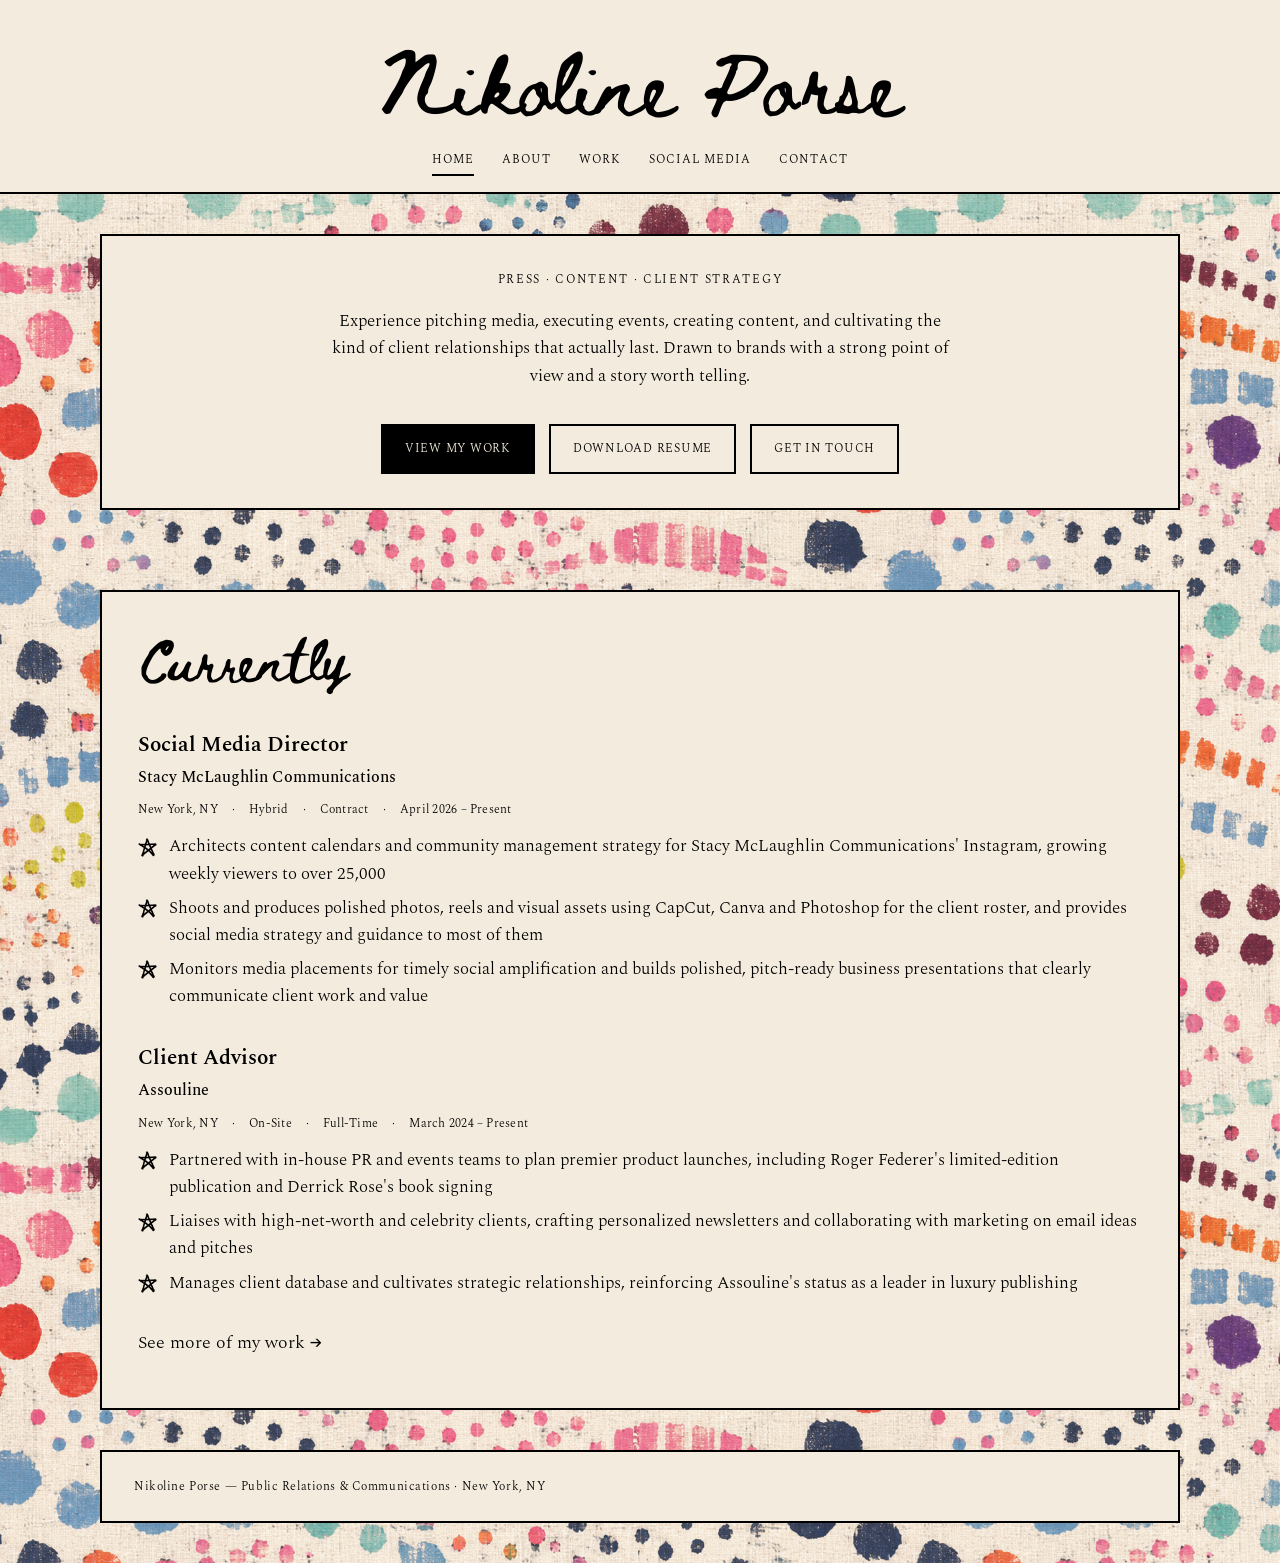
<file: index.html>
<!DOCTYPE html>
<html lang="en">
<head>
<meta charset="UTF-8">
<meta name="viewport" content="width=device-width, initial-scale=1.0">
<title>Nikoline Porse — Public Relations &amp; Communications</title>
<meta name="description" content="Nikoline Porse — Public Relations professional in New York, NY. Media relations, event execution, content and client strategy.">
<meta property="og:type" content="website">
<meta property="og:title" content="Nikoline Porse — Public Relations &amp; Communications">
<meta property="og:description" content="Media relations, event execution, social content and client strategy by Nikoline Porse.">
<meta property="og:image" content="https://nikoline.com/assets/og.png">
<meta property="og:image:alt" content="Nikoline Porse — Press, Content and Client Strategy">
<meta name="twitter:card" content="summary_large_image">
<meta name="twitter:title" content="Nikoline Porse — Public Relations &amp; Communications">
<meta name="twitter:description" content="Media relations, event execution, social content and client strategy by Nikoline Porse.">
<meta name="twitter:image" content="https://nikoline.com/assets/og.png">
<link rel="stylesheet" href="css/style.css?v=20260904-larger-tile">
</head>
<body class="page-home">

<header class="masthead">
  <div class="wrap">
    <div class="masthead-top">
      <h1 class="masthead-name">Nikoline Porse</h1>
      <button class="nav-toggle" id="navToggle" aria-expanded="false" aria-controls="primaryNav">Menu</button>
    </div>
    <nav class="masthead-nav" id="primaryNav">
      <a href="index.html" aria-current="page">Home</a>
      <a href="about.html">About</a>
      <a href="work.html">Work</a>
      <a href="social-media.html">Social Media</a>
      <a href="contact.html">Contact</a>
    </nav>
  </div>
</header>

<main>
  <section class="hero hero-centered">
    <div class="wrap">
      <p class="hero-eyebrow reveal">Press · Content · Client Strategy</p>
      <p class="hero-sub reveal">Experience pitching media, executing events, creating content, and cultivating the kind of client relationships that actually last. Drawn to brands with a strong point of view and a story worth telling.</p>
      <div class="cta-row reveal">
        <a class="btn btn-primary" href="work.html">View My Work</a>
        <a class="btn btn-ghost" href="assets/nikoline-porse-resume.pdf?v=20260917-social-media-director">Download Resume</a>
        <a class="btn btn-ghost" href="contact.html">Get in Touch</a>
      </div>
    </div>
  </section>

  <section class="section">
    <div class="wrap">
      <div class="section-head">
        <h2 class="section-title">Currently</h2>
      </div>
      <div class="credential reveal">
        <p class="credential-role">Social Media Director</p>
        <p class="credential-org">Stacy McLaughlin Communications</p>
        <p class="credential-meta">
          <span>New York, NY</span>
          <span>·</span>
          <span>Hybrid</span>
          <span>·</span>
          <span>Contract</span>
          <span>·</span>
          <span>April 2026 – Present</span>
        </p>
        <ul>
          <li>Architects content calendars and community management strategy for Stacy McLaughlin Communications' Instagram, growing weekly viewers to over 25,000</li>
          <li>Shoots and produces polished photos, reels and visual assets using CapCut, Canva and Photoshop for the client roster, and provides social media strategy and guidance to most of them</li>
          <li>Monitors media placements for timely social amplification and builds polished, pitch-ready business presentations that clearly communicate client work and value</li>
        </ul>
      </div>
      <div class="credential reveal">
        <p class="credential-role">Client Advisor</p>
        <p class="credential-org">Assouline</p>
        <p class="credential-meta">
          <span>New York, NY</span>
          <span>·</span>
          <span>On-Site</span>
          <span>·</span>
          <span>Full-Time</span>
          <span>·</span>
          <span>March 2024 – Present</span>
        </p>
        <ul>
          <li>Partnered with in-house PR and events teams to plan premier product launches, including Roger Federer's limited-edition publication and Derrick Rose's book signing</li>
          <li>Liaises with high-net-worth and celebrity clients, crafting personalized newsletters and collaborating with marketing on email ideas and pitches</li>
          <li>Manages client database and cultivates strategic relationships, reinforcing Assouline's status as a leader in luxury publishing</li>
        </ul>
      </div>
      <p class="lede"><a href="work.html">See more of my work →</a></p>
    </div>
  </section>
</main>

<footer class="site-footer">
  <div class="wrap">
    <p>Nikoline Porse — Public Relations &amp; Communications · New York, NY</p>
  </div>
</footer>

<script src="js/main.js"></script>
</body>
</html>
</file>
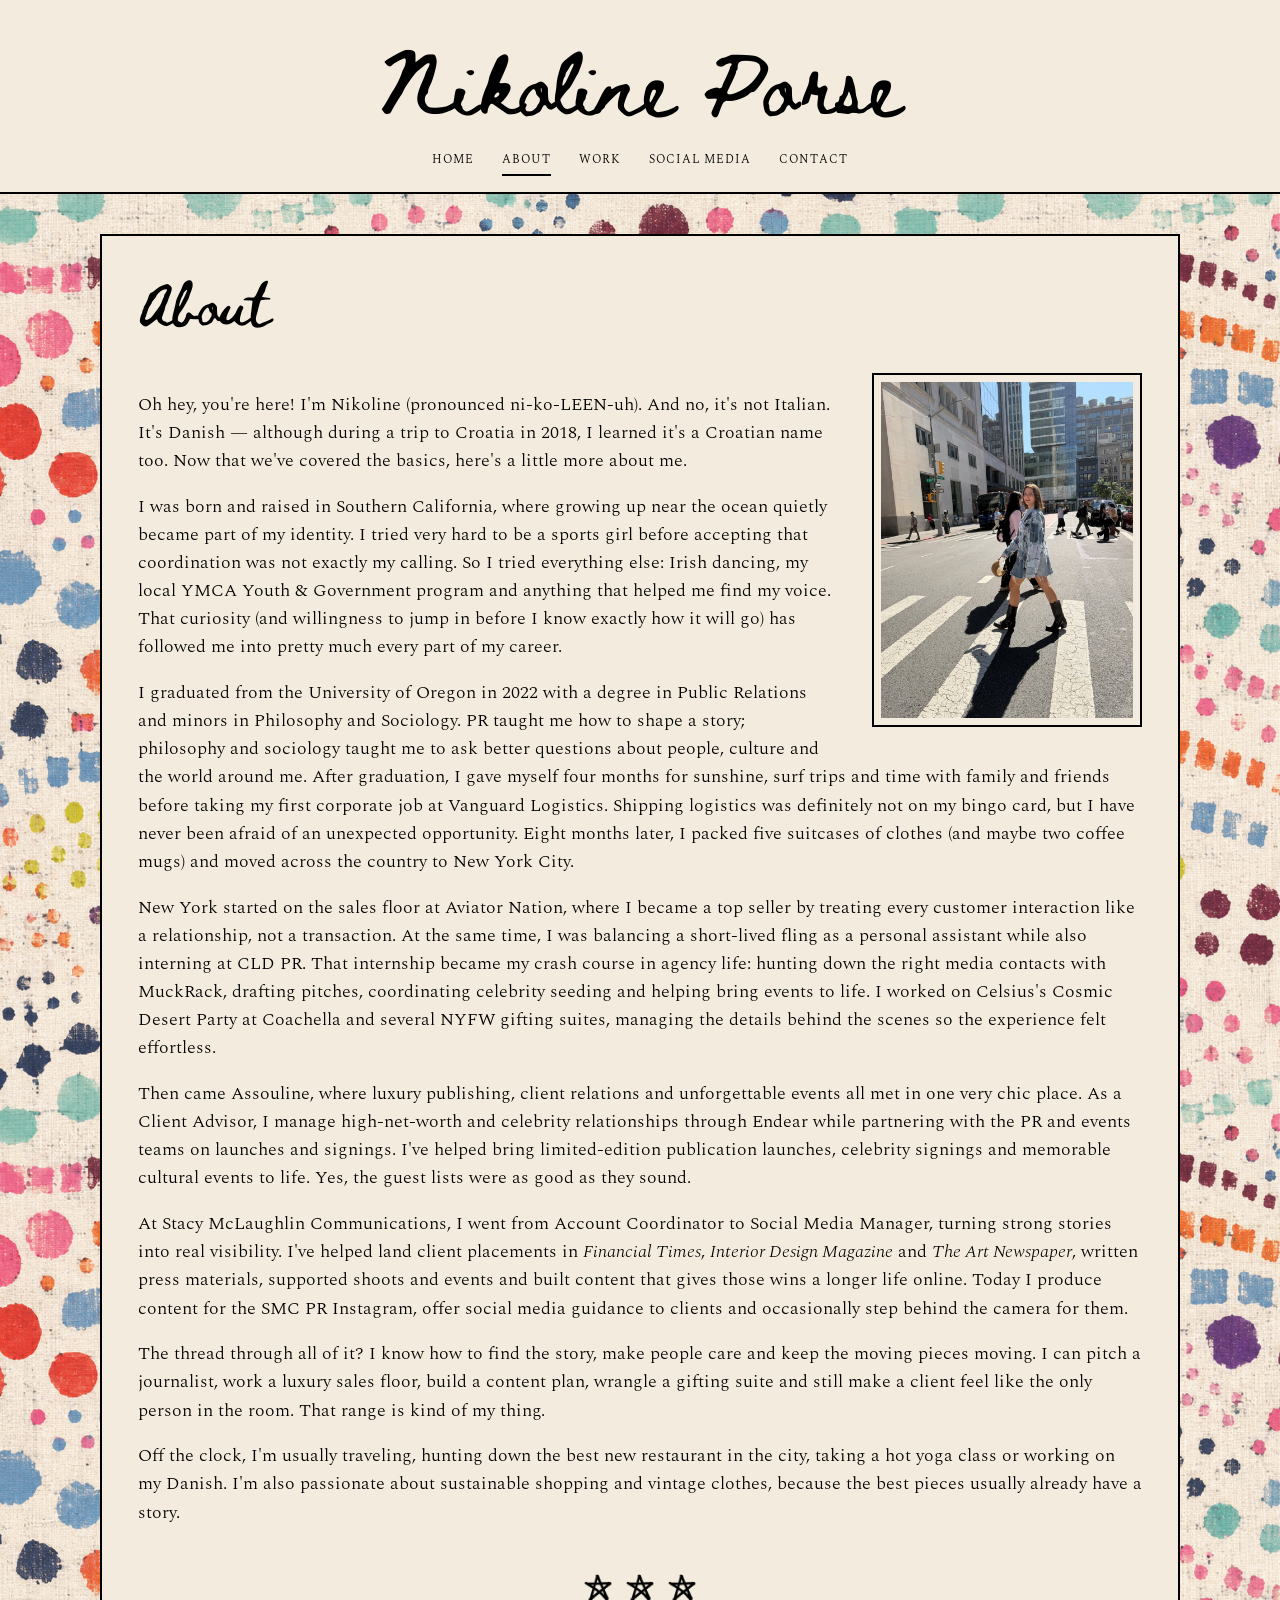
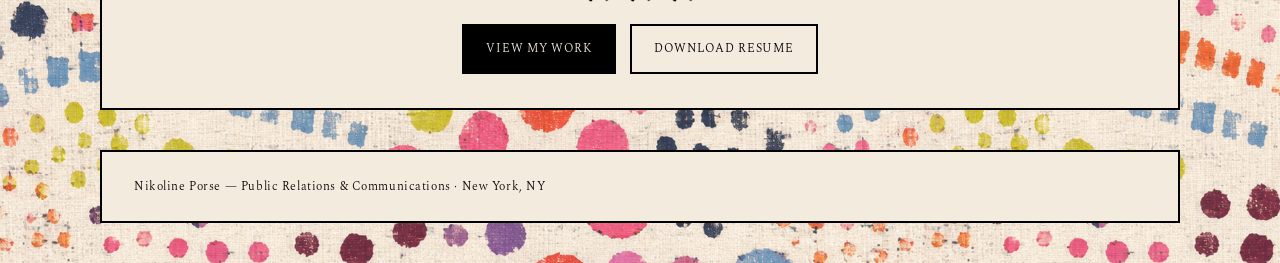
<file: about.html>
<!DOCTYPE html>
<html lang="en">
<head>
<meta charset="UTF-8">
<meta name="viewport" content="width=device-width, initial-scale=1.0">
<title>About — Nikoline Porse</title>
<meta name="description" content="About Nikoline Porse — Public Relations professional, University of Oregon graduate, based in New York, NY.">
<meta property="og:type" content="website">
<meta property="og:title" content="About — Nikoline Porse">
<meta property="og:description" content="Meet Nikoline Porse, a New York-based public relations and social media professional.">
<meta property="og:image" content="https://nikoline.com/assets/og.png">
<meta property="og:image:alt" content="Nikoline Porse — Press, Content and Client Strategy">
<meta name="twitter:card" content="summary_large_image">
<meta name="twitter:title" content="About — Nikoline Porse">
<meta name="twitter:description" content="Meet Nikoline Porse, a New York-based public relations and social media professional.">
<meta name="twitter:image" content="https://nikoline.com/assets/og.png">
<link rel="stylesheet" href="css/style.css?v=20260904-larger-tile">
</head>
<body>

<header class="masthead">
  <div class="wrap">
    <div class="masthead-top">
      <h1 class="masthead-name">Nikoline Porse</h1>
      <button class="nav-toggle" id="navToggle" aria-expanded="false" aria-controls="primaryNav">Menu</button>
    </div>
    <nav class="masthead-nav" id="primaryNav">
      <a href="index.html">Home</a>
      <a href="about.html" aria-current="page">About</a>
      <a href="work.html">Work</a>
      <a href="social-media.html">Social Media</a>
      <a href="contact.html">Contact</a>
    </nav>
  </div>
</header>

<main>
  <section class="section">
    <div class="wrap">
      <div class="section-head">
        <h2 class="section-title">About</h2>
      </div>

      <div class="about-intro">
        <figure class="about-portrait reveal">
          <img src="assets/about/nikoline-porse-portrait-nyc-facing-camera.jpg" alt="Nikoline Porse walking across a New York City crosswalk in a patchwork denim jacket" width="900" height="1200">
        </figure>
        <p class="lede reveal">
            Oh hey, you're here! I'm Nikoline (pronounced ni-ko-LEEN-uh). And no, it's not
            Italian. It's Danish — although during a trip to Croatia in 2018, I learned
            it's a Croatian name too. Now that we've covered the basics, here's a little
            more about me.
        </p>
        <p class="lede reveal">
            I was born and raised in Southern California, where growing up near the ocean quietly
            became part of my identity. I tried very hard to be a sports girl before accepting that
            coordination was not exactly my calling. So I tried everything else: Irish dancing, my
            local YMCA Youth &amp; Government program and anything that helped me find my voice. That
            curiosity (and willingness to jump in before I know exactly how it will go) has followed
            me into pretty much every part of my career.
        </p>
      <p class="lede reveal">
        I graduated from the University of Oregon in 2022 with a degree in Public Relations and
        minors in Philosophy and Sociology. PR taught me how to shape a story; philosophy and
        sociology taught me to ask better questions about people, culture and the world around
        me. After graduation, I gave myself four months for sunshine, surf trips and time with
        family and friends before taking my first corporate job at Vanguard Logistics. Shipping
        logistics was definitely not on my bingo card, but I have never been afraid of an
        unexpected opportunity. Eight months later, I packed five suitcases of clothes (and maybe
        two coffee mugs) and moved across the country to New York City.
      </p>
      <p class="lede reveal">
        New York started on the sales floor at Aviator Nation, where I became a top seller by
        treating every customer interaction like a relationship, not a transaction. At the same
        time, I was balancing a short-lived fling as a personal assistant while also interning at
        CLD PR. That internship became my crash course in agency life: hunting down the right media
        contacts with MuckRack, drafting pitches, coordinating celebrity seeding and helping bring
        events to life. I worked on Celsius's Cosmic Desert Party at Coachella and several NYFW
        gifting suites, managing the details behind the scenes so the experience felt effortless.
      </p>
      <p class="lede reveal">
        Then came Assouline, where luxury publishing, client relations and unforgettable events
        all met in one very chic place. As a Client Advisor, I manage high-net-worth and celebrity
        relationships through Endear while partnering with the PR and events teams on launches
        and signings. I've helped bring limited-edition publication launches, celebrity signings
        and memorable cultural events to life. Yes, the guest lists were as good as they sound.
      </p>
      <p class="lede reveal">
        At Stacy McLaughlin Communications, I went from Account Coordinator to Social Media
        Manager, turning strong stories into real visibility. I've helped land client placements
        in <em>Financial Times</em>, <em>Interior Design Magazine</em> and <em>The Art
        Newspaper</em>, written press materials, supported shoots and events and built content that
        gives those wins a longer life online. Today I produce content for the SMC PR Instagram,
        offer social media guidance to clients and occasionally step behind the camera for them.
      </p>
      <p class="lede reveal">
        The thread through all of it? I know how to find the story, make people care and keep the
        moving pieces moving. I can pitch a journalist, work a luxury sales floor, build a content
        plan, wrangle a gifting suite and still make a client feel like the only person in the
        room. That range is kind of my thing.
      </p>
      <p class="lede reveal">
        Off the clock, I'm usually traveling, hunting down the best new restaurant in the city,
        taking a hot yoga class or working on my Danish. I'm also passionate about sustainable
        shopping and vintage clothes, because the best pieces usually already have a story.
      </p>
      </div>

      <div class="about-star-divider reveal" aria-hidden="true">
        <img src="assets/decor/nikoline-star-bullet.png" alt="">
        <img src="assets/decor/nikoline-star-bullet.png" alt="">
        <img src="assets/decor/nikoline-star-bullet.png" alt="">
      </div>

      <div class="cta-row about-cta-row reveal">
        <a class="btn btn-primary" href="work.html">View My Work</a>
        <a class="btn btn-ghost" href="assets/nikoline-porse-resume.pdf?v=20260917-social-media-director">Download Resume</a>
      </div>
    </div>
  </section>
</main>

<footer class="site-footer">
  <div class="wrap">
    <p>Nikoline Porse — Public Relations &amp; Communications · New York, NY</p>
  </div>
</footer>

<script src="js/main.js"></script>
</body>
</html>
</file>
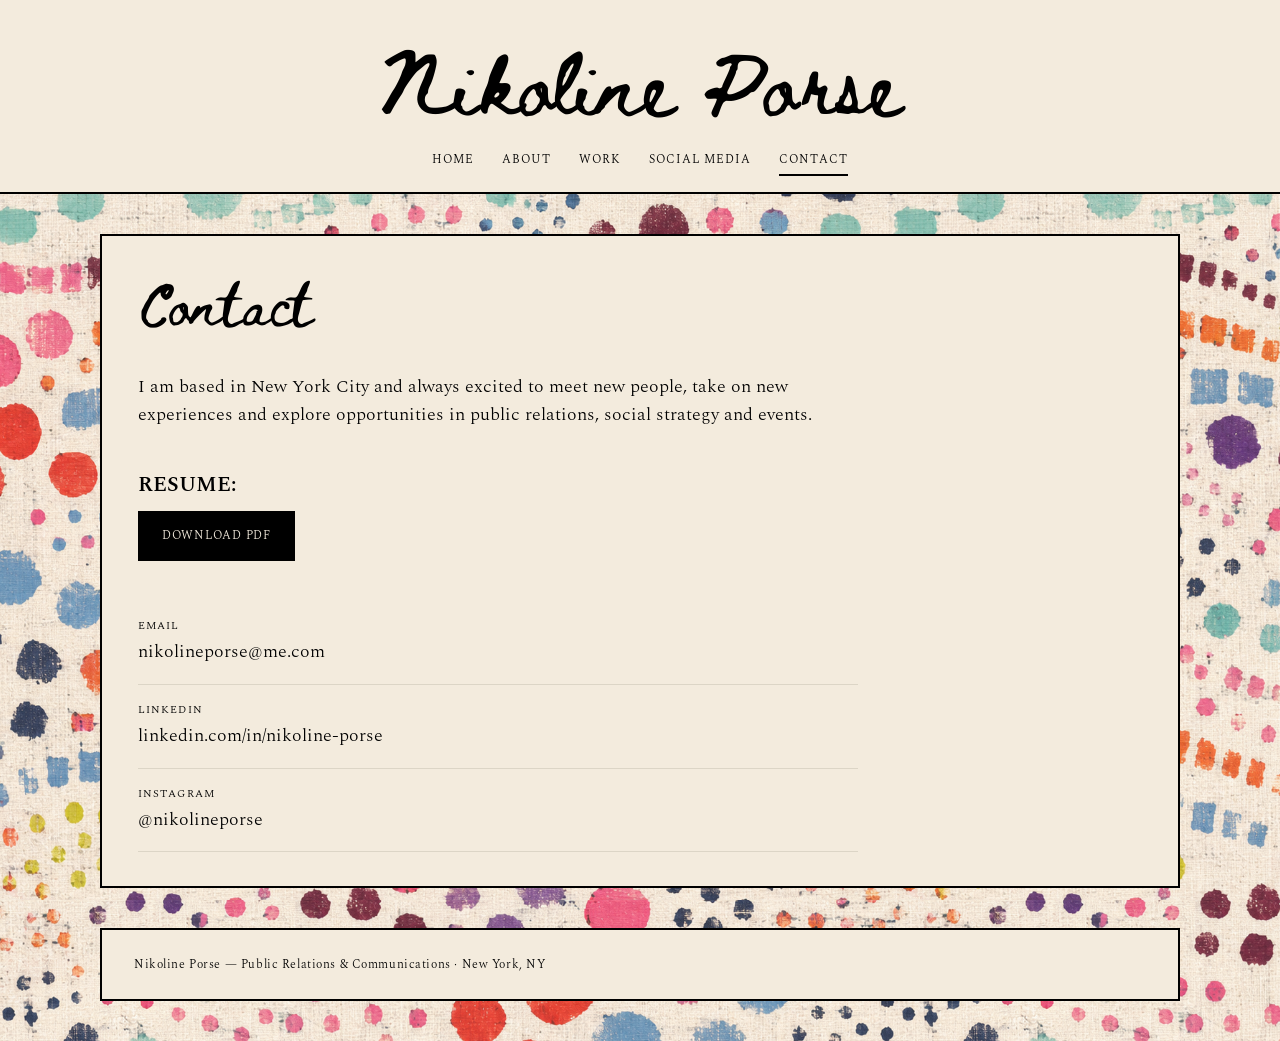
<file: contact.html>
<!DOCTYPE html>
<html lang="en">
<head>
<meta charset="UTF-8">
<meta name="viewport" content="width=device-width, initial-scale=1.0">
<title>Contact — Nikoline Porse</title>
<meta name="description" content="Get in touch with Nikoline Porse — Public Relations professional based in New York, NY.">
<meta property="og:type" content="website">
<meta property="og:title" content="Contact — Nikoline Porse">
<meta property="og:description" content="Get in touch with Nikoline Porse, a public relations and social media professional in New York.">
<meta property="og:image" content="https://nikoline.com/assets/og.png">
<meta property="og:image:alt" content="Nikoline Porse — Press, Content and Client Strategy">
<meta name="twitter:card" content="summary_large_image">
<meta name="twitter:title" content="Contact — Nikoline Porse">
<meta name="twitter:description" content="Get in touch with Nikoline Porse, a public relations and social media professional in New York.">
<meta name="twitter:image" content="https://nikoline.com/assets/og.png">
<link rel="stylesheet" href="css/style.css?v=20260904-larger-tile">
</head>
<body>

<header class="masthead">
  <div class="wrap">
    <div class="masthead-top">
      <h1 class="masthead-name">Nikoline Porse</h1>
      <button class="nav-toggle" id="navToggle" aria-expanded="false" aria-controls="primaryNav">Menu</button>
    </div>
    <nav class="masthead-nav" id="primaryNav">
      <a href="index.html">Home</a>
      <a href="about.html">About</a>
      <a href="work.html">Work</a>
      <a href="social-media.html">Social Media</a>
      <a href="contact.html" aria-current="page">Contact</a>
    </nav>
  </div>
</header>

<main>
  <section class="section">
    <div class="wrap">
      <div class="section-head">
        <h2 class="section-title">Contact</h2>
      </div>
      <p class="lede reveal" style="margin-bottom: 40px;">
        I am based in New York City and always excited to meet new people, take on new
        experiences and explore opportunities in public relations, social strategy and events.
      </p>

      <div class="contact-grid">
        <ul class="contact-list reveal">
          <li>
            <span class="contact-label">Email</span>
            <span class="contact-value"><a href="mailto:nikolineporse@me.com">nikolineporse@me.com</a></span>
          </li>
          <li>
            <span class="contact-label">LinkedIn</span>
            <span class="contact-value"><a href="https://www.linkedin.com/in/nikoline-porse/" target="_blank" rel="noopener">linkedin.com/in/nikoline-porse</a></span>
          </li>
          <li>
            <span class="contact-label">Instagram</span>
            <span class="contact-value"><a href="https://www.instagram.com/nikolineporse?utm_source=qr" target="_blank" rel="noopener">@nikolineporse</a></span>
          </li>
        </ul>

        <div class="reveal contact-resume">
          <div class="credential" style="margin-bottom: 0;">
            <p class="credential-role">RESUME:</p>
            <a class="btn btn-primary" href="assets/nikoline-porse-resume.pdf?v=20260917-social-media-director" style="margin-top: 6px;">Download PDF</a>
          </div>
        </div>
      </div>
    </div>
  </section>
</main>

<footer class="site-footer">
  <div class="wrap">
    <p>Nikoline Porse — Public Relations &amp; Communications · New York, NY</p>
  </div>
</footer>

<script src="js/main.js"></script>
</body>
</html>
</file>
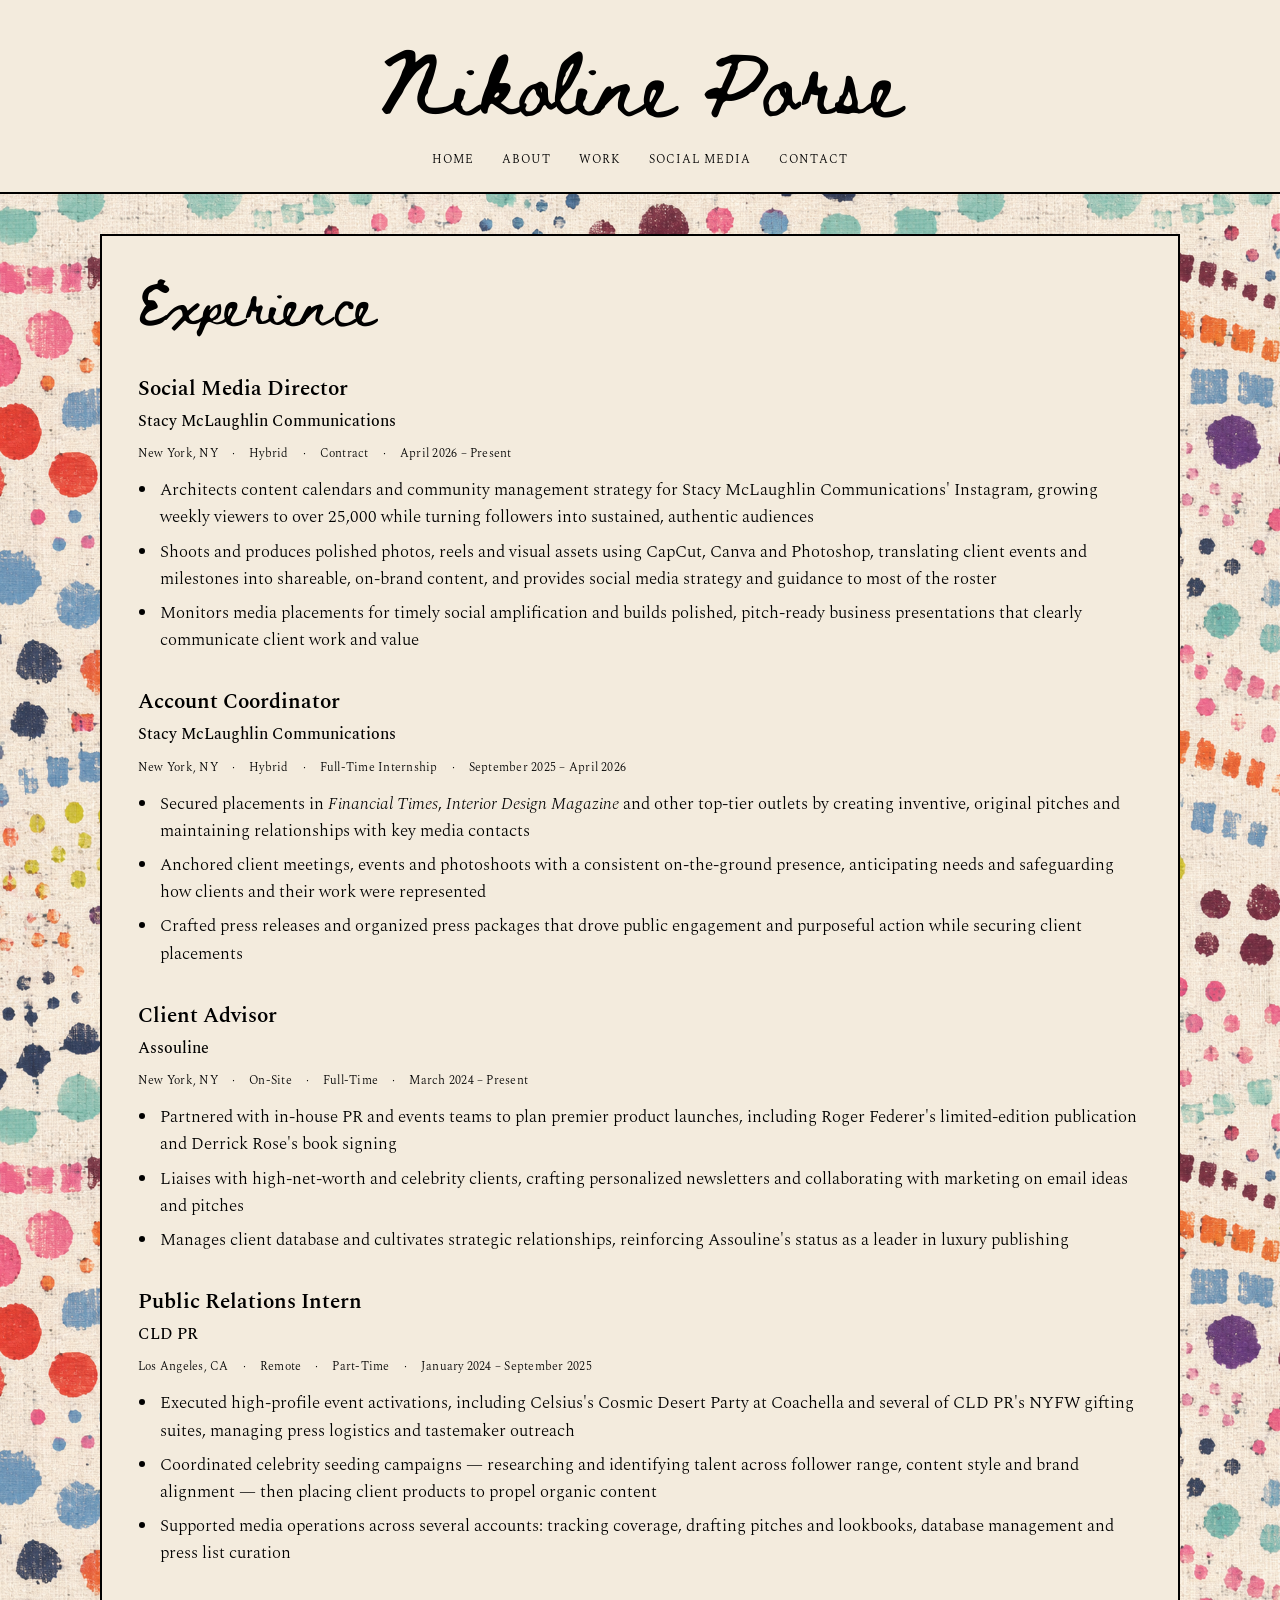
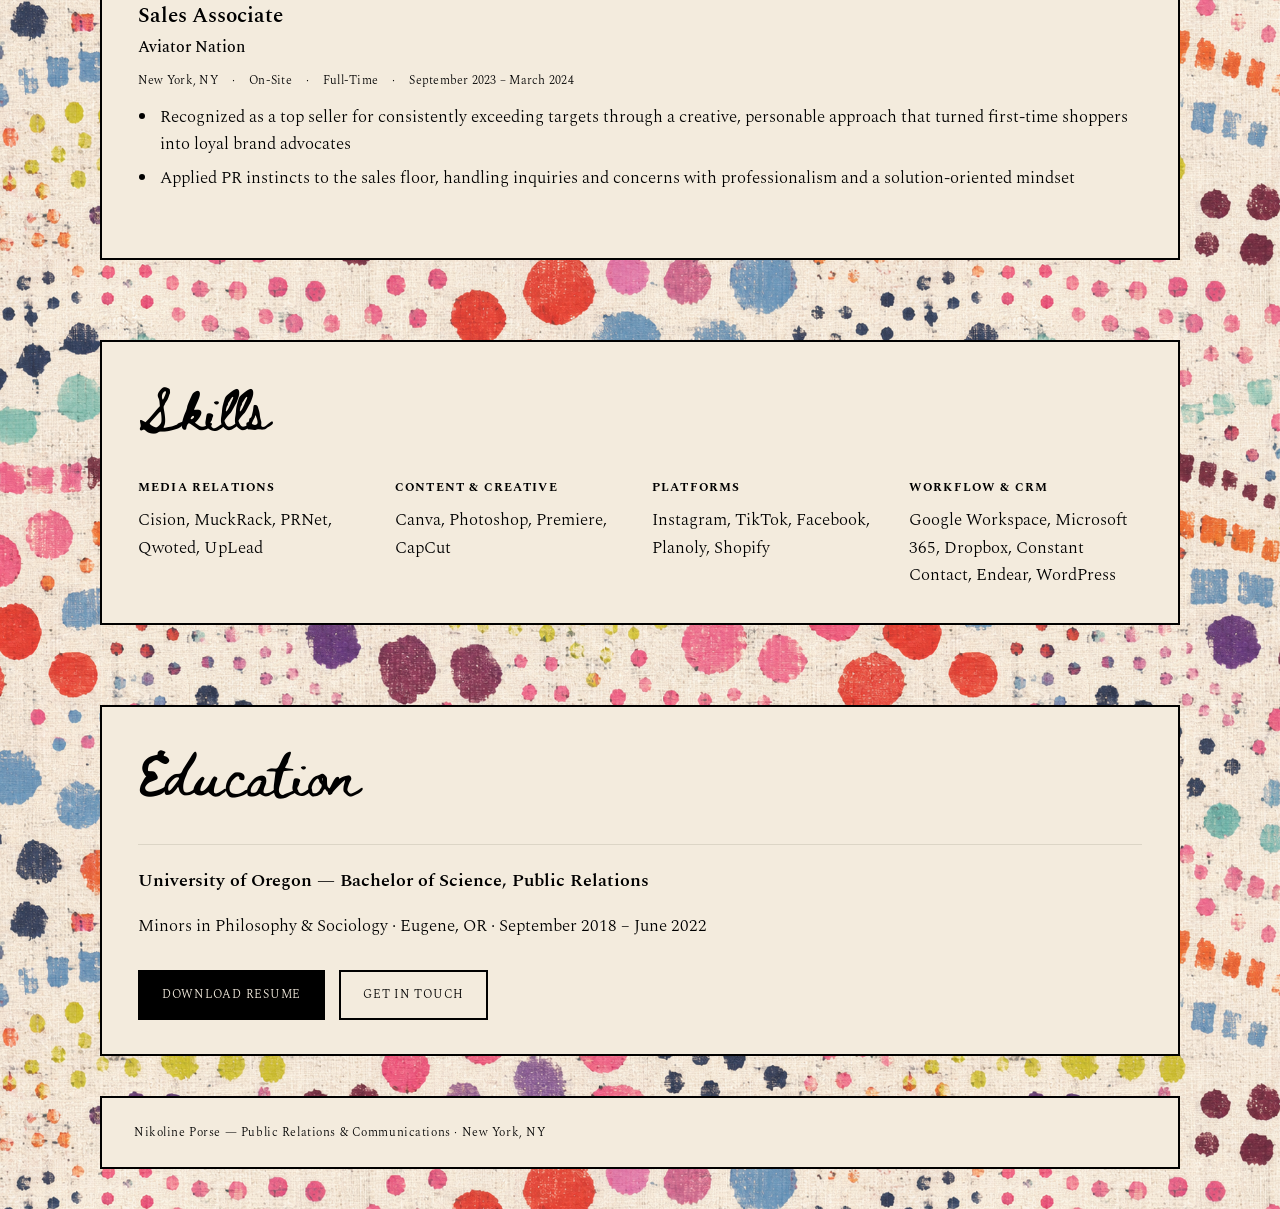
<file: experience.html>
<!DOCTYPE html>
<html lang="en">
<head>
<meta charset="UTF-8">
<meta name="viewport" content="width=device-width, initial-scale=1.0">
<title>Experience — Nikoline Porse</title>
<meta name="description" content="Career timeline for Nikoline Porse — Public Relations professional across agency PR, luxury retail and event execution.">
<meta property="og:type" content="website">
<meta property="og:title" content="Experience — Nikoline Porse">
<meta property="og:description" content="Nikoline Porse's experience across agency PR, social media, luxury retail and event execution.">
<meta property="og:image" content="https://nikoline.com/assets/og.png">
<meta property="og:image:alt" content="Nikoline Porse — Press, Content and Client Strategy">
<meta name="twitter:card" content="summary_large_image">
<meta name="twitter:title" content="Experience — Nikoline Porse">
<meta name="twitter:description" content="Nikoline Porse's experience across agency PR, social media, luxury retail and event execution.">
<meta name="twitter:image" content="https://nikoline.com/assets/og.png">
<link rel="stylesheet" href="css/style.css?v=20260904-larger-tile">
</head>
<body class="page-experience">

<header class="masthead">
  <div class="wrap">
    <div class="masthead-top">
      <h1 class="masthead-name">Nikoline Porse</h1>
      <button class="nav-toggle" id="navToggle" aria-expanded="false" aria-controls="primaryNav">Menu</button>
    </div>
    <nav class="masthead-nav" id="primaryNav">
      <a href="index.html">Home</a>
      <a href="about.html">About</a>
      <a href="work.html">Work</a>
      <a href="social-media.html">Social Media</a>
      <a href="contact.html">Contact</a>
    </nav>
  </div>
</header>

<main>
  <section class="section">
    <div class="wrap">
      <div class="section-head">
        <h2 class="section-title">Experience</h2>
      </div>

      <div class="credential reveal">
        <p class="credential-role">Social Media Director</p>
        <p class="credential-org">Stacy McLaughlin Communications</p>
        <p class="credential-meta">
          <span>New York, NY</span><span>·</span><span>Hybrid</span><span>·</span><span>Contract</span><span>·</span><span>April 2026 – Present</span>
        </p>
        <ul>
          <li>Architects content calendars and community management strategy for Stacy McLaughlin Communications' Instagram, growing weekly viewers to over 25,000 while turning followers into sustained, authentic audiences</li>
          <li>Shoots and produces polished photos, reels and visual assets using CapCut, Canva and Photoshop, translating client events and milestones into shareable, on-brand content, and provides social media strategy and guidance to most of the roster</li>
          <li>Monitors media placements for timely social amplification and builds polished, pitch-ready business presentations that clearly communicate client work and value</li>
        </ul>
      </div>

      <div class="credential reveal">
        <p class="credential-role">Account Coordinator</p>
        <p class="credential-org">Stacy McLaughlin Communications</p>
        <p class="credential-meta">
          <span>New York, NY</span><span>·</span><span>Hybrid</span><span>·</span><span>Full-Time Internship</span><span>·</span><span>September 2025 – April 2026</span>
        </p>
        <ul>
          <li>Secured placements in <em>Financial Times</em>, <em>Interior Design Magazine</em> and other top-tier outlets by creating inventive, original pitches and maintaining relationships with key media contacts</li>
          <li>Anchored client meetings, events and photoshoots with a consistent on-the-ground presence, anticipating needs and safeguarding how clients and their work were represented</li>
          <li>Crafted press releases and organized press packages that drove public engagement and purposeful action while securing client placements</li>
        </ul>
      </div>

      <div class="credential reveal">
        <p class="credential-role">Client Advisor</p>
        <p class="credential-org">Assouline</p>
        <p class="credential-meta">
          <span>New York, NY</span><span>·</span><span>On-Site</span><span>·</span><span>Full-Time</span><span>·</span><span>March 2024 – Present</span>
        </p>
        <ul>
          <li>Partnered with in-house PR and events teams to plan premier product launches, including Roger Federer's limited-edition publication and Derrick Rose's book signing</li>
          <li>Liaises with high-net-worth and celebrity clients, crafting personalized newsletters and collaborating with marketing on email ideas and pitches</li>
          <li>Manages client database and cultivates strategic relationships, reinforcing Assouline's status as a leader in luxury publishing</li>
        </ul>
      </div>

      <div class="credential reveal">
        <p class="credential-role">Public Relations Intern</p>
        <p class="credential-org">CLD PR</p>
        <p class="credential-meta">
          <span>Los Angeles, CA</span><span>·</span><span>Remote</span><span>·</span><span>Part-Time</span><span>·</span><span>January 2024 – September 2025</span>
        </p>
        <ul>
          <li>Executed high-profile event activations, including Celsius's Cosmic Desert Party at Coachella and several of CLD PR's NYFW gifting suites, managing press logistics and tastemaker outreach</li>
          <li>Coordinated celebrity seeding campaigns — researching and identifying talent across follower range, content style and brand alignment — then placing client products to propel organic content</li>
          <li>Supported media operations across several accounts: tracking coverage, drafting pitches and lookbooks, database management and press list curation</li>
        </ul>
      </div>

      <div class="credential reveal">
        <p class="credential-role">Sales Associate</p>
        <p class="credential-org">Aviator Nation</p>
        <p class="credential-meta">
          <span>New York, NY</span><span>·</span><span>On-Site</span><span>·</span><span>Full-Time</span><span>·</span><span>September 2023 – March 2024</span>
        </p>
        <ul>
          <li>Recognized as a top seller for consistently exceeding targets through a creative, personable approach that turned first-time shoppers into loyal brand advocates</li>
          <li>Applied PR instincts to the sales floor, handling inquiries and concerns with professionalism and a solution-oriented mindset</li>
        </ul>
      </div>
    </div>
  </section>

  <section class="section">
    <div class="wrap">
      <div class="section-head">
        <h2 class="section-title">Skills</h2>
      </div>
      <div class="skills-grid">
        <div class="skill-group reveal">
          <h3>Media Relations</h3>
          <p>Cision, MuckRack, PRNet, Qwoted, UpLead</p>
        </div>
        <div class="skill-group reveal">
          <h3>Content &amp; Creative</h3>
          <p>Canva, Photoshop, Premiere, CapCut</p>
        </div>
        <div class="skill-group reveal">
          <h3>Platforms</h3>
          <p>Instagram, TikTok, Facebook, Planoly, Shopify</p>
        </div>
        <div class="skill-group reveal">
          <h3>Workflow &amp; CRM</h3>
          <p>Google Workspace, Microsoft 365, Dropbox, Constant Contact, Endear, WordPress</p>
        </div>
      </div>
    </div>
  </section>

  <section class="section">
    <div class="wrap">
      <div class="section-head">
        <h2 class="section-title">Education</h2>
      </div>
      <div class="edu-block reveal">
        <p class="edu-school">University of Oregon — Bachelor of Science, Public Relations</p>
        <p class="edu-meta">Minors in Philosophy &amp; Sociology · Eugene, OR · September 2018 – June 2022</p>
      </div>
      <div class="cta-row reveal" style="margin-top: 30px;">
        <a class="btn btn-primary" href="assets/nikoline-porse-resume.pdf?v=20260917-social-media-director">Download Resume</a>
        <a class="btn btn-ghost" href="contact.html">Get in Touch</a>
      </div>
    </div>
  </section>
</main>

<footer class="site-footer">
  <div class="wrap">
    <p>Nikoline Porse — Public Relations &amp; Communications · New York, NY</p>
  </div>
</footer>

<script src="js/main.js"></script>
</body>
</html>
</file>
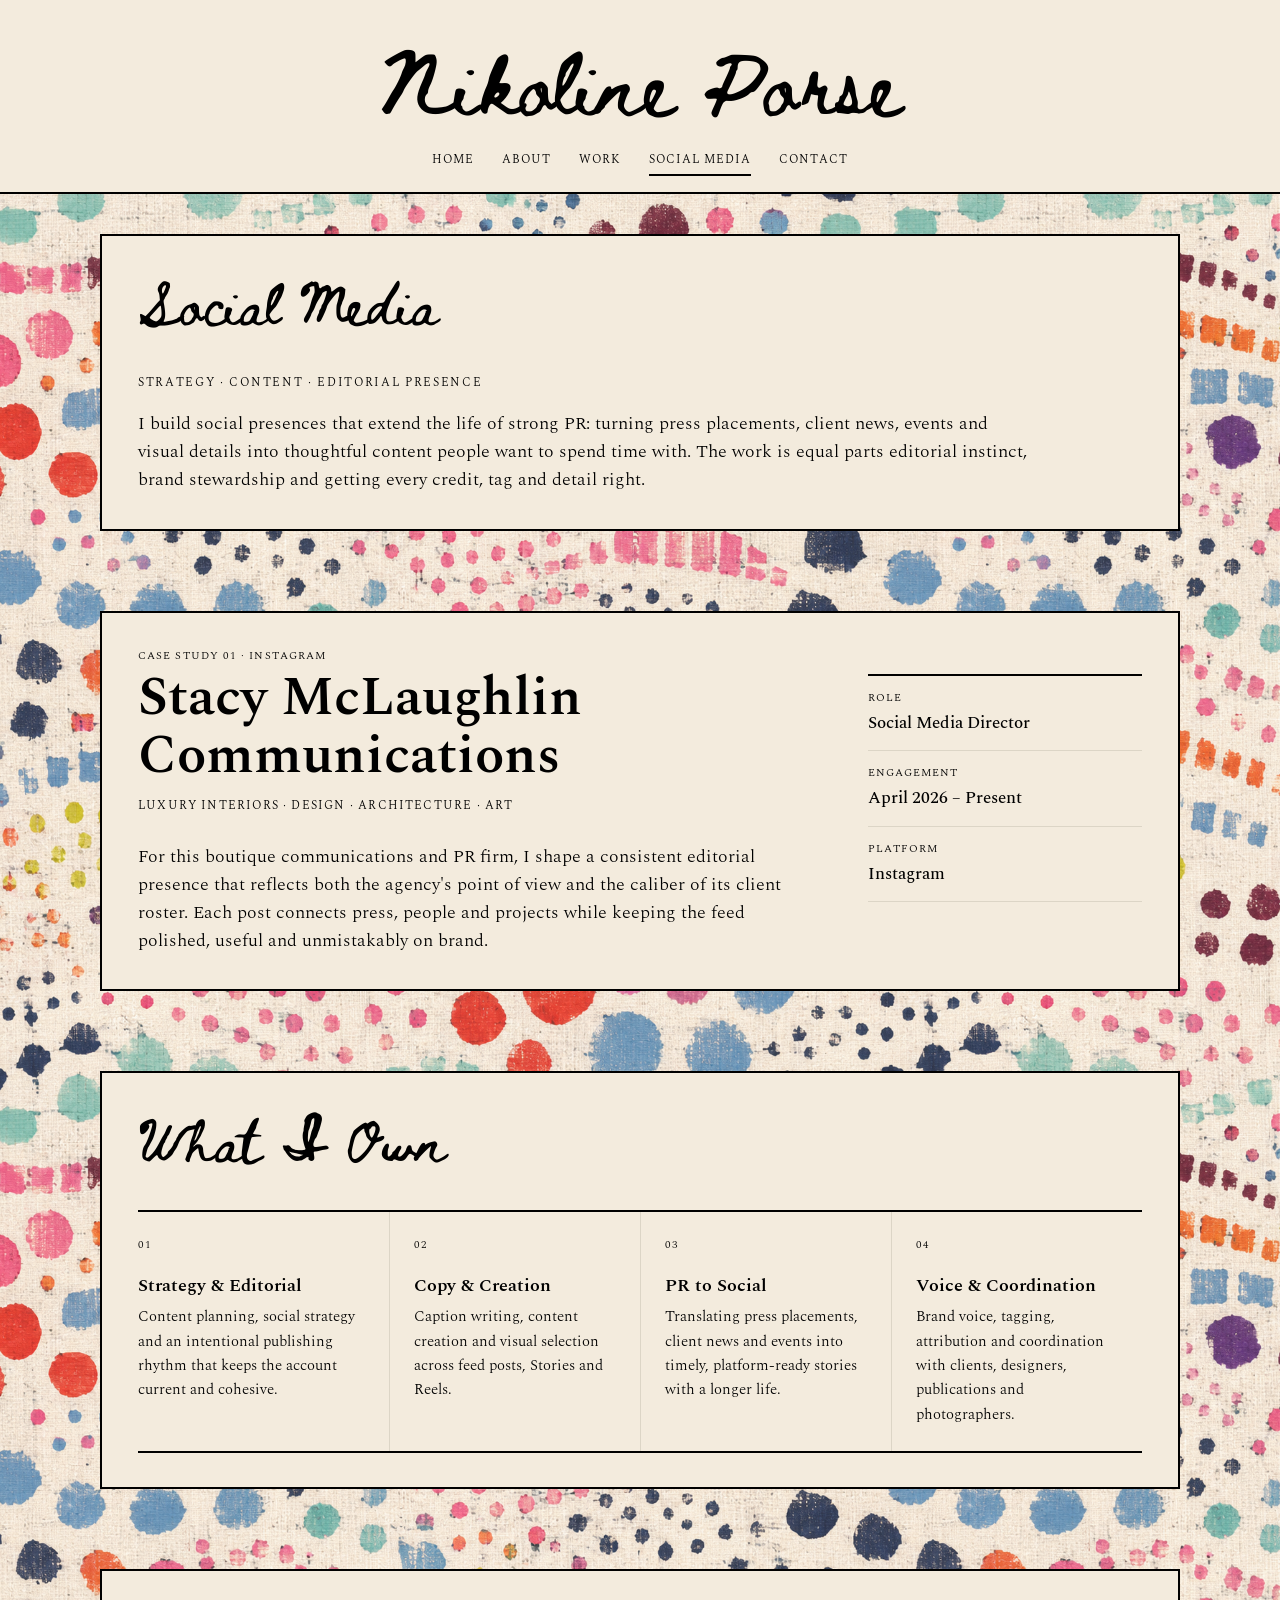
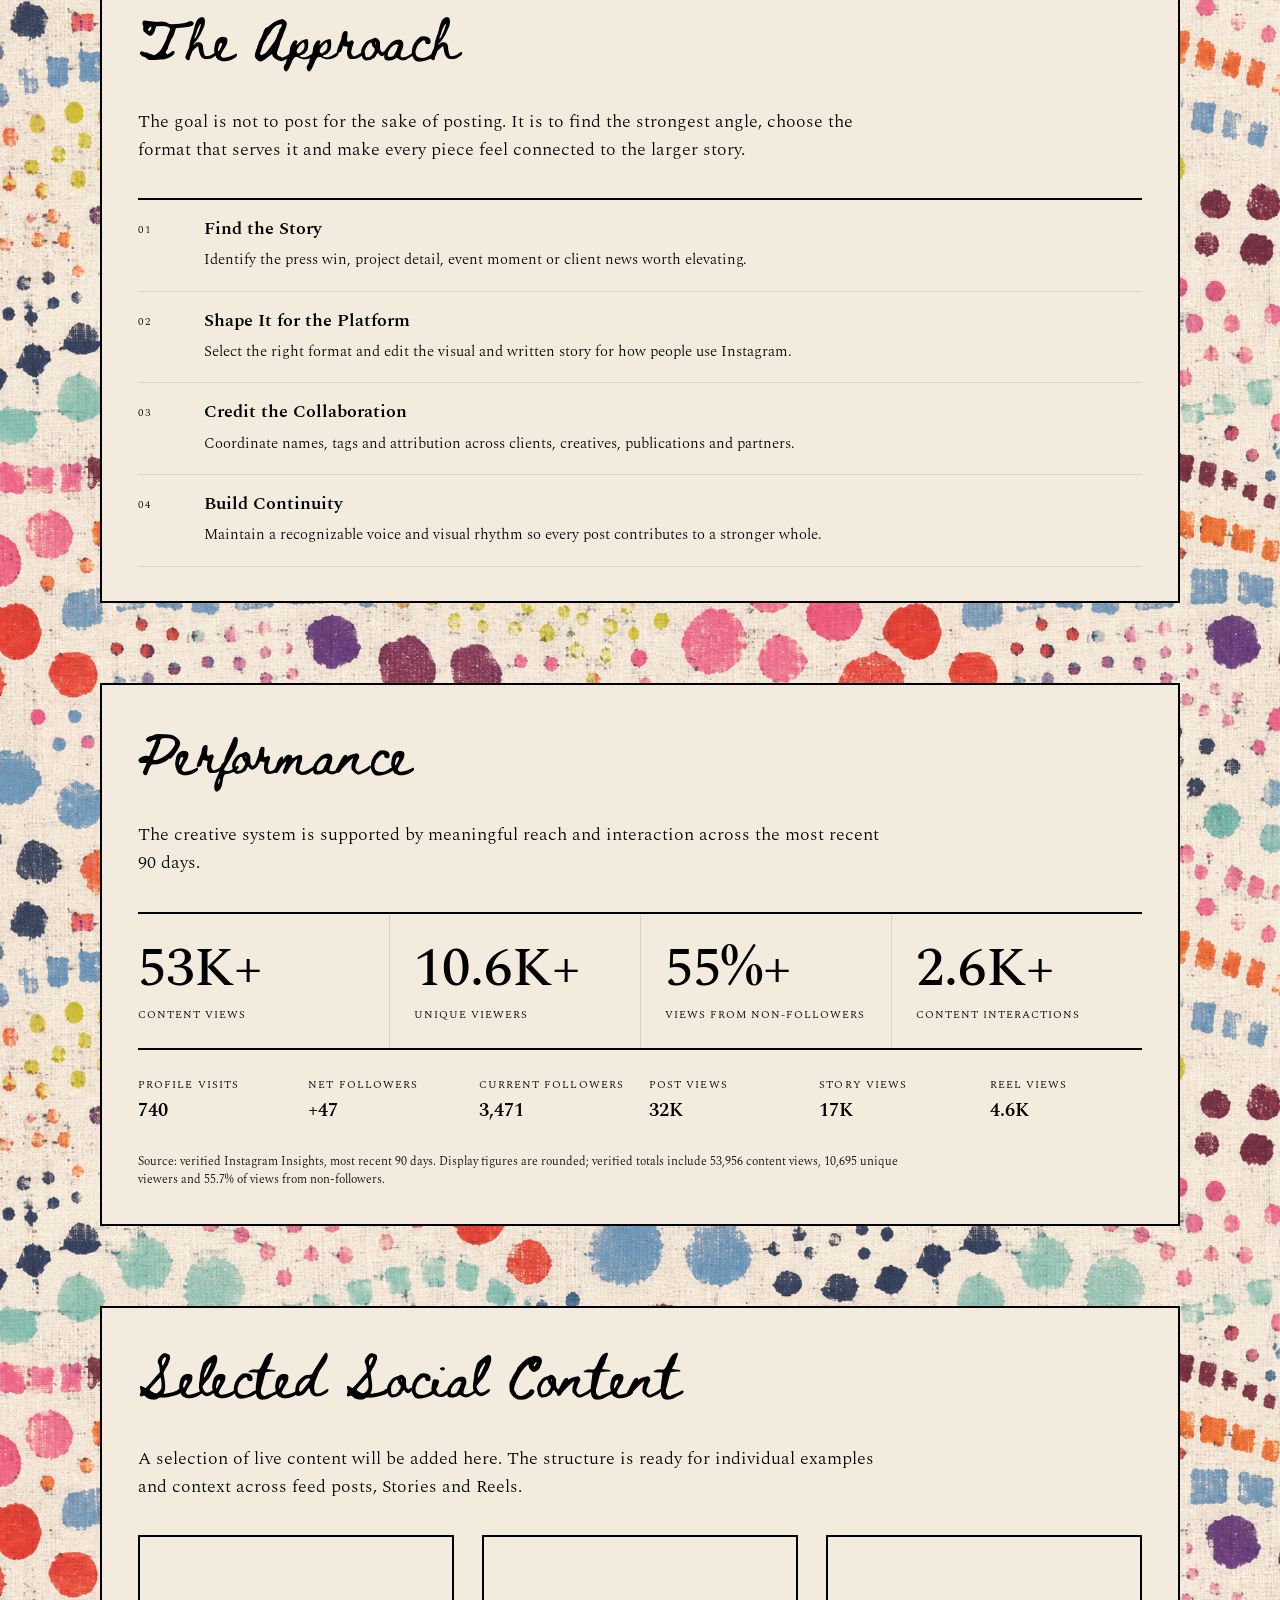
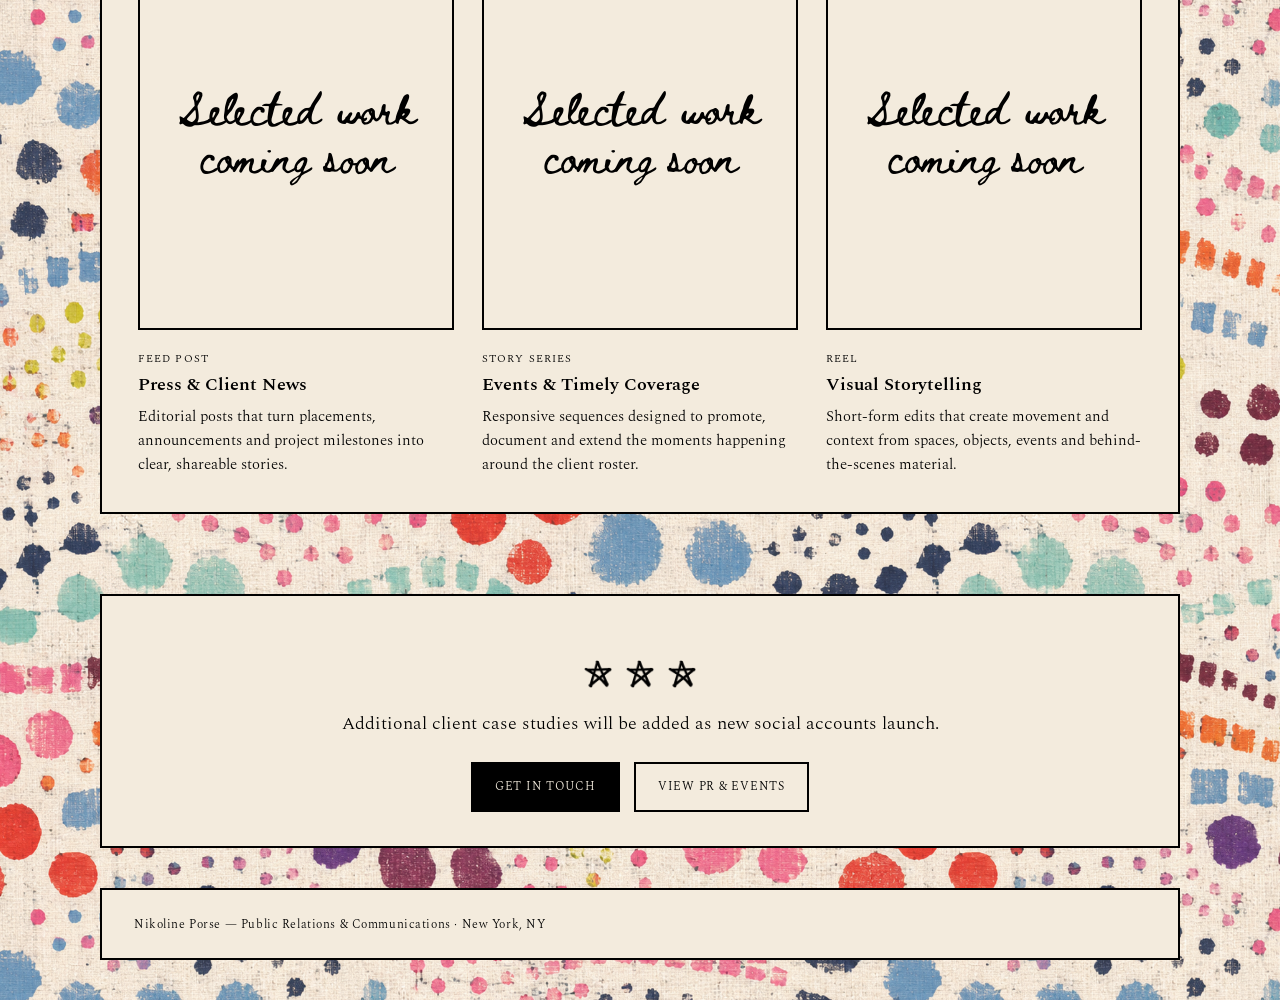
<file: social-media.html>
<!DOCTYPE html>
<html lang="en">
<head>
<meta charset="UTF-8">
<meta name="viewport" content="width=device-width, initial-scale=1.0">
<title>Social Media — Nikoline Porse</title>
<meta name="description" content="Social media strategy, content creation and Instagram case studies by Nikoline Porse.">
<meta property="og:type" content="website">
<meta property="og:title" content="Social Media — Nikoline Porse">
<meta property="og:description" content="Social media strategy, content creation and Instagram case studies by Nikoline Porse.">
<meta property="og:image" content="https://nikoline.com/assets/og.png">
<meta property="og:image:alt" content="Nikoline Porse — Press, Content and Client Strategy">
<meta name="twitter:card" content="summary_large_image">
<meta name="twitter:title" content="Social Media — Nikoline Porse">
<meta name="twitter:description" content="Social media strategy, content creation and Instagram case studies by Nikoline Porse.">
<meta name="twitter:image" content="https://nikoline.com/assets/og.png">
<link rel="stylesheet" href="css/style.css?v=20260904-larger-tile">
</head>
<body class="page-social-media">

<header class="masthead">
  <div class="wrap">
    <div class="masthead-top">
      <h1 class="masthead-name">Nikoline Porse</h1>
      <button class="nav-toggle" id="navToggle" aria-expanded="false" aria-controls="primaryNav">Menu</button>
    </div>
    <nav class="masthead-nav" id="primaryNav">
      <a href="index.html">Home</a>
      <a href="about.html">About</a>
      <a href="work.html">Work</a>
      <a href="social-media.html" aria-current="page">Social Media</a>
      <a href="contact.html">Contact</a>
    </nav>
  </div>
</header>

<main>
  <section class="section" id="social-intro">
    <div class="wrap">
      <div class="section-head">
        <h2 class="section-title">Social Media</h2>
      </div>
      <p class="hero-eyebrow reveal">Strategy · Content · Editorial Presence</p>
      <p class="lede reveal">
        I build social presences that extend the life of strong PR: turning press placements,
        client news, events and visual details into thoughtful content people want to spend time
        with. The work is equal parts editorial instinct, brand stewardship and getting every
        credit, tag and detail right.
      </p>
    </div>
  </section>

  <article class="social-case-study" data-social-account="stacy-mclaughlin-communications" aria-labelledby="stacy-case-title">
    <section class="section social-case-overview" id="stacy-mclaughlin-communications">
      <div class="wrap">
        <p class="credential-access reveal">Case Study 01 · Instagram</p>
        <div class="social-case-header">
          <div>
            <h2 class="social-client-name reveal" id="stacy-case-title">Stacy McLaughlin Communications</h2>
            <p class="social-client-focus reveal">Luxury Interiors · Design · Architecture · Art</p>
            <p class="lede reveal">
              For this boutique communications and PR firm, I shape a consistent editorial
              presence that reflects both the agency's point of view and the caliber of its client
              roster. Each post connects press, people and projects while keeping the feed polished,
              useful and unmistakably on brand.
            </p>
          </div>
          <dl class="social-case-facts reveal">
            <div>
              <dt>Role</dt>
              <dd>Social Media Director</dd>
            </div>
            <div>
              <dt>Engagement</dt>
              <dd>April 2026 – Present</dd>
            </div>
            <div>
              <dt>Platform</dt>
              <dd>Instagram</dd>
            </div>
          </dl>
        </div>
      </div>
    </section>

    <section class="section social-scope-section">
      <div class="wrap">
        <div class="section-head">
          <h2 class="section-title">What I Own</h2>
        </div>
        <div class="social-scope-grid">
          <div class="social-scope-item reveal">
            <p class="social-scope-number">01</p>
            <h3>Strategy &amp; Editorial</h3>
            <p>Content planning, social strategy and an intentional publishing rhythm that keeps the account current and cohesive.</p>
          </div>
          <div class="social-scope-item reveal">
            <p class="social-scope-number">02</p>
            <h3>Copy &amp; Creation</h3>
            <p>Caption writing, content creation and visual selection across feed posts, Stories and Reels.</p>
          </div>
          <div class="social-scope-item reveal">
            <p class="social-scope-number">03</p>
            <h3>PR to Social</h3>
            <p>Translating press placements, client news and events into timely, platform-ready stories with a longer life.</p>
          </div>
          <div class="social-scope-item reveal">
            <p class="social-scope-number">04</p>
            <h3>Voice &amp; Coordination</h3>
            <p>Brand voice, tagging, attribution and coordination with clients, designers, publications and photographers.</p>
          </div>
        </div>
      </div>
    </section>

    <section class="section social-approach-section">
      <div class="wrap">
        <div class="section-head">
          <h2 class="section-title">The Approach</h2>
        </div>
        <p class="lede reveal">
          The goal is not to post for the sake of posting. It is to find the strongest angle,
          choose the format that serves it and make every piece feel connected to the larger story.
        </p>
        <ol class="social-process">
          <li class="reveal">
            <span>01</span>
            <div>
              <h3>Find the Story</h3>
              <p>Identify the press win, project detail, event moment or client news worth elevating.</p>
            </div>
          </li>
          <li class="reveal">
            <span>02</span>
            <div>
              <h3>Shape It for the Platform</h3>
              <p>Select the right format and edit the visual and written story for how people use Instagram.</p>
            </div>
          </li>
          <li class="reveal">
            <span>03</span>
            <div>
              <h3>Credit the Collaboration</h3>
              <p>Coordinate names, tags and attribution across clients, creatives, publications and partners.</p>
            </div>
          </li>
          <li class="reveal">
            <span>04</span>
            <div>
              <h3>Build Continuity</h3>
              <p>Maintain a recognizable voice and visual rhythm so every post contributes to a stronger whole.</p>
            </div>
          </li>
        </ol>
      </div>
    </section>

    <section class="section social-performance-section">
      <div class="wrap">
        <div class="section-head">
          <h2 class="section-title">Performance</h2>
        </div>
        <p class="lede reveal">
          The creative system is supported by meaningful reach and interaction across the most recent 90 days.
        </p>
        <div class="social-metrics" aria-label="Primary Instagram performance metrics">
          <div class="social-metric reveal">
            <strong>53K+</strong>
            <span>Content Views</span>
          </div>
          <div class="social-metric reveal">
            <strong>10.6K+</strong>
            <span>Unique Viewers</span>
          </div>
          <div class="social-metric reveal">
            <strong>55%+</strong>
            <span>Views From Non-Followers</span>
          </div>
          <div class="social-metric reveal">
            <strong>2.6K+</strong>
            <span>Content Interactions</span>
          </div>
        </div>
        <dl class="social-secondary-metrics reveal" aria-label="Additional Instagram performance metrics">
          <div><dt>Profile Visits</dt><dd>740</dd></div>
          <div><dt>Net Followers</dt><dd>+47</dd></div>
          <div><dt>Current Followers</dt><dd>3,471</dd></div>
          <div><dt>Post Views</dt><dd>32K</dd></div>
          <div><dt>Story Views</dt><dd>17K</dd></div>
          <div><dt>Reel Views</dt><dd>4.6K</dd></div>
        </dl>
        <p class="social-metric-note reveal">
          Source: verified Instagram Insights, most recent 90 days. Display figures are rounded;
          verified totals include 53,956 content views, 10,695 unique viewers and 55.7% of views from non-followers.
        </p>
      </div>
    </section>

    <section class="section social-content-section">
      <div class="wrap">
        <div class="section-head">
          <h2 class="section-title">Selected Social Content</h2>
        </div>
        <p class="lede reveal">
          A selection of live content will be added here. The structure is ready for individual
          examples and context across feed posts, Stories and Reels.
        </p>
        <div class="social-content-grid">
          <article class="social-content-card reveal">
            <div class="social-content-frame" role="img" aria-label="Placeholder for a selected Instagram feed post">
              <span>Selected work<br>coming soon</span>
            </div>
            <p class="credential-access">Feed Post</p>
            <h3>Press &amp; Client News</h3>
            <p>Editorial posts that turn placements, announcements and project milestones into clear, shareable stories.</p>
          </article>
          <article class="social-content-card reveal">
            <div class="social-content-frame" role="img" aria-label="Placeholder for a selected Instagram Story series">
              <span>Selected work<br>coming soon</span>
            </div>
            <p class="credential-access">Story Series</p>
            <h3>Events &amp; Timely Coverage</h3>
            <p>Responsive sequences designed to promote, document and extend the moments happening around the client roster.</p>
          </article>
          <article class="social-content-card reveal">
            <div class="social-content-frame" role="img" aria-label="Placeholder for a selected Instagram Reel">
              <span>Selected work<br>coming soon</span>
            </div>
            <p class="credential-access">Reel</p>
            <h3>Visual Storytelling</h3>
            <p>Short-form edits that create movement and context from spaces, objects, events and behind-the-scenes material.</p>
          </article>
        </div>
      </div>
    </section>
  </article>

  <section class="section social-case-future">
    <div class="wrap">
      <div class="about-star-divider reveal" aria-hidden="true">
        <img src="assets/decor/nikoline-star-bullet.png" alt="">
        <img src="assets/decor/nikoline-star-bullet.png" alt="">
        <img src="assets/decor/nikoline-star-bullet.png" alt="">
      </div>
      <p class="lede reveal">Additional client case studies will be added as new social accounts launch.</p>
      <div class="cta-row reveal">
        <a class="btn btn-primary" href="contact.html">Get in Touch</a>
        <a class="btn btn-ghost" href="work.html">View PR &amp; Events</a>
      </div>
    </div>
  </section>
</main>

<footer class="site-footer">
  <div class="wrap">
    <p>Nikoline Porse — Public Relations &amp; Communications · New York, NY</p>
  </div>
</footer>

<script src="js/main.js"></script>
</body>
</html>
</file>
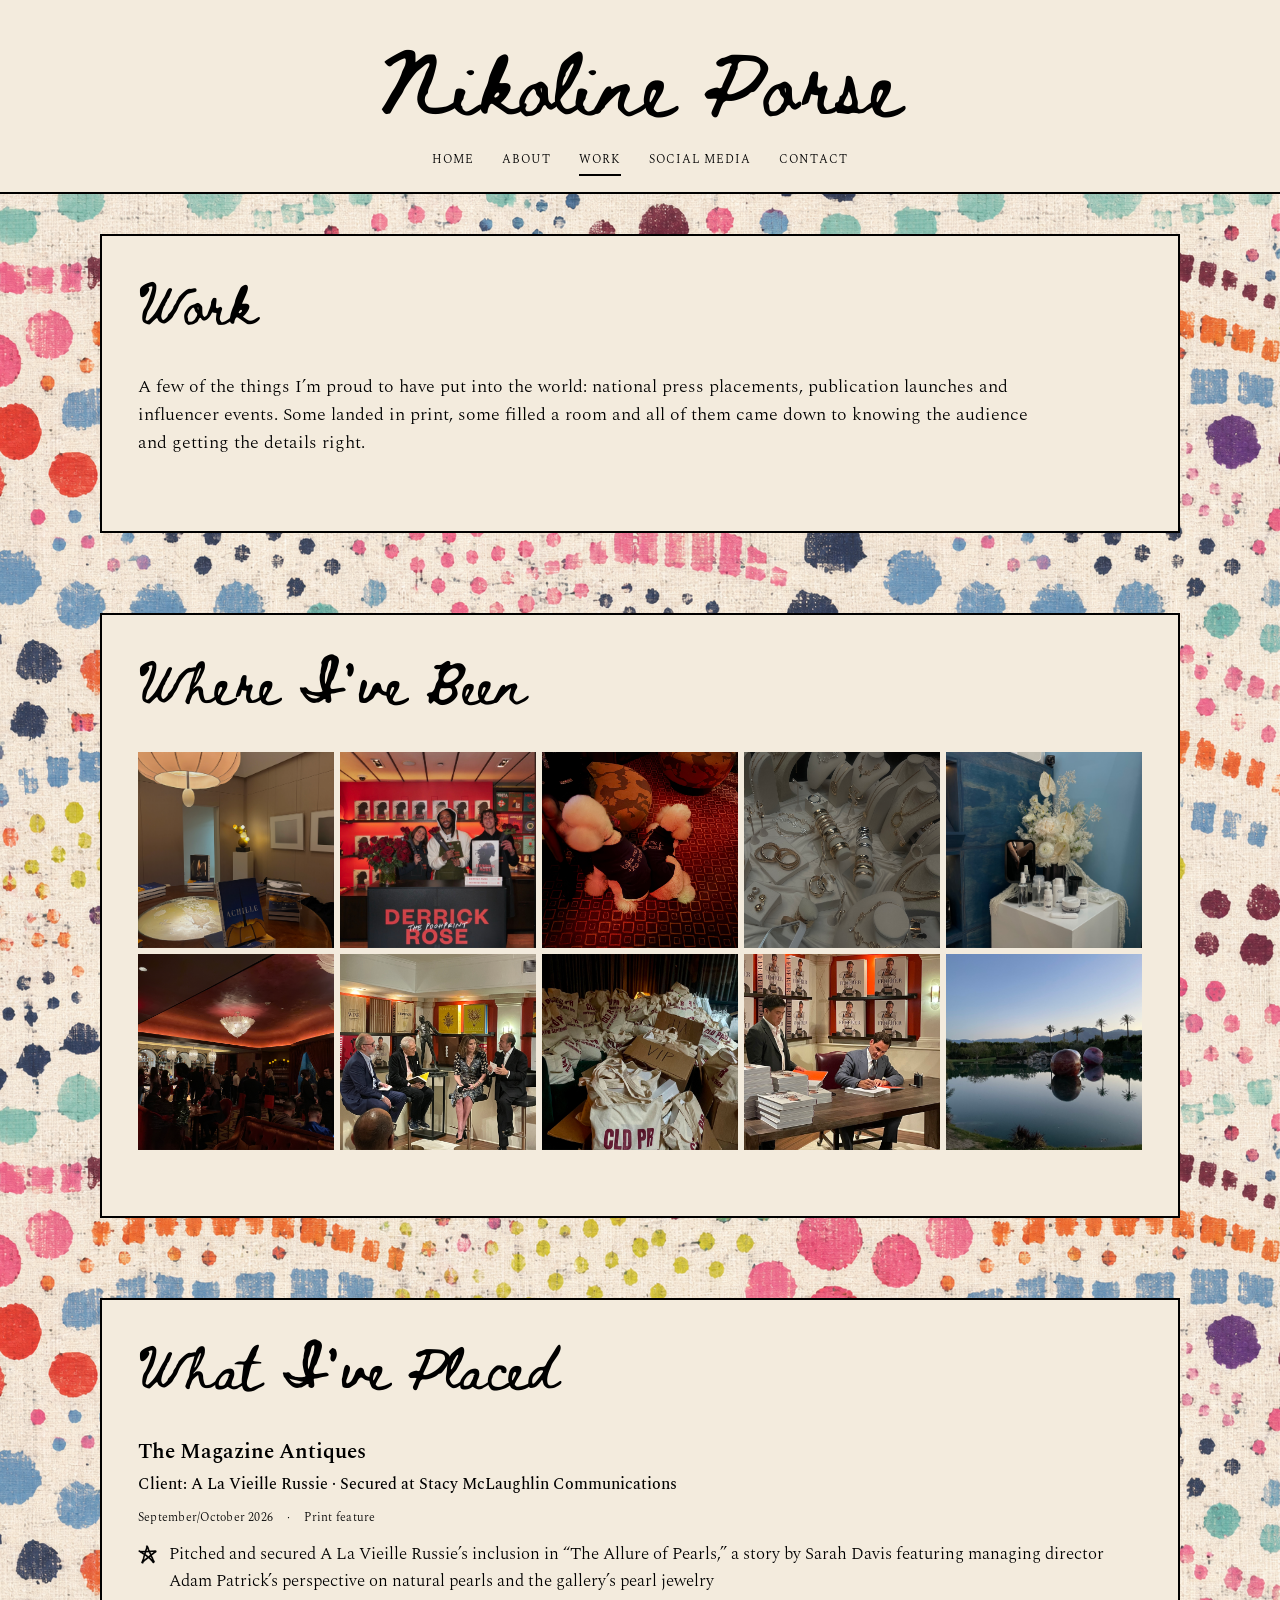
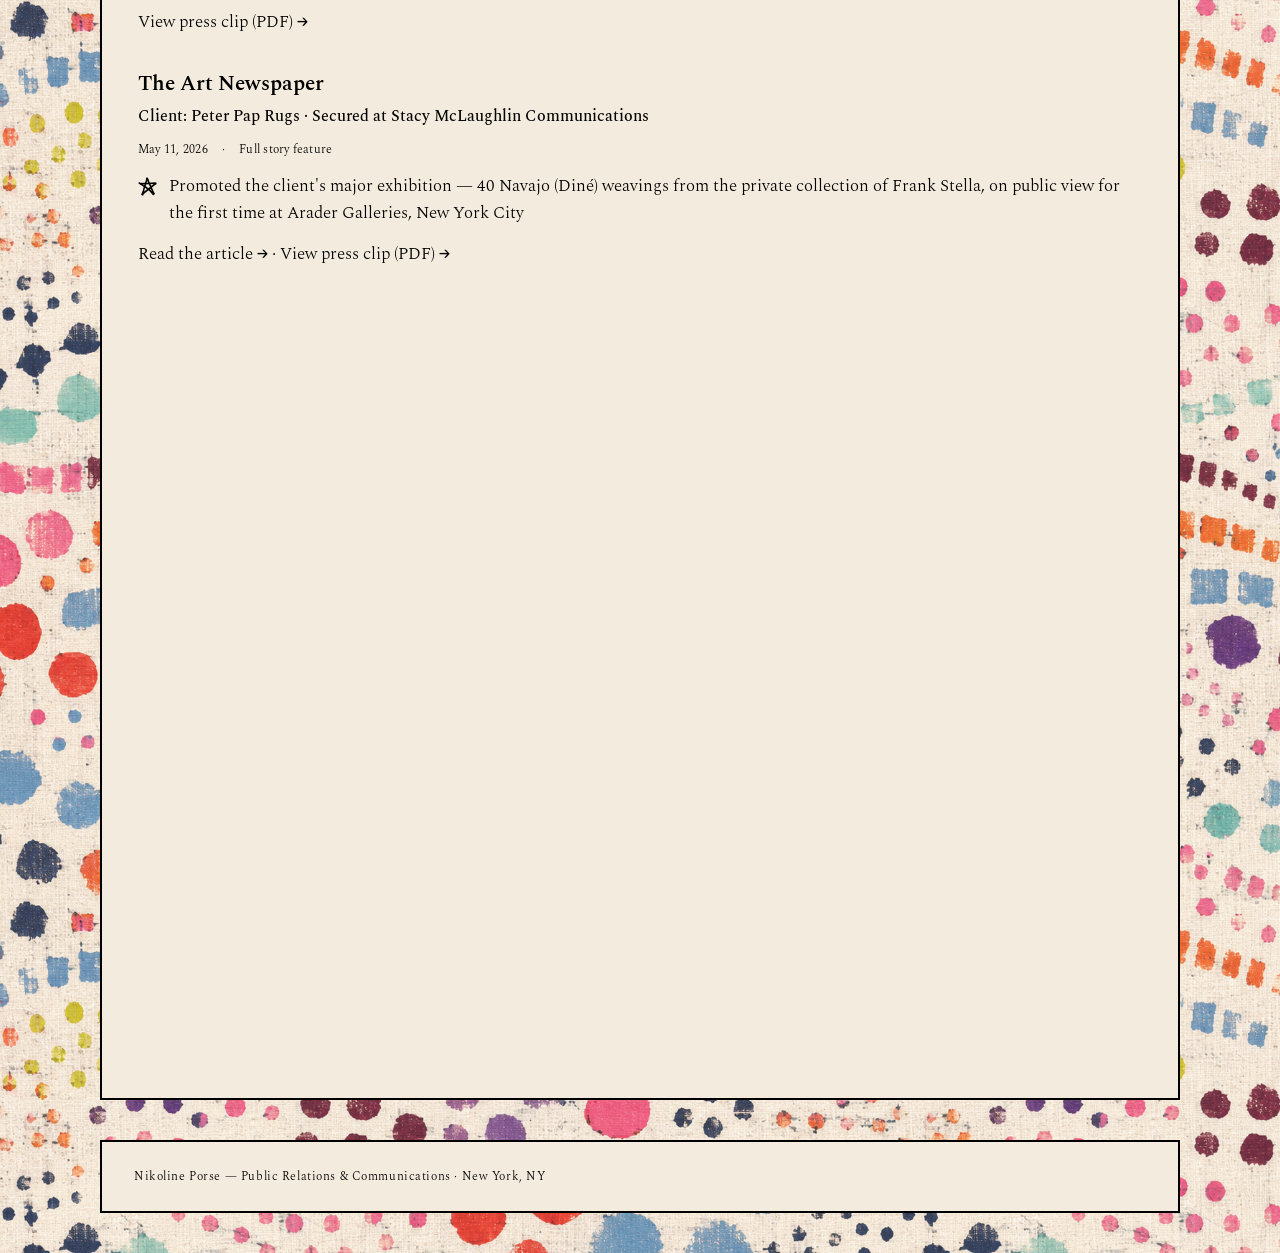
<file: work.html>
<!DOCTYPE html>
<html lang="en">
<head>
<meta charset="UTF-8">
<meta name="viewport" content="width=device-width, initial-scale=1.0">
<title>Work — Nikoline Porse</title>
<meta name="description" content="Press placements and event activations Nikoline Porse has helped secure and execute for clients.">
<meta property="og:type" content="website">
<meta property="og:title" content="Work — Nikoline Porse">
<meta property="og:description" content="Press placements and event activations secured and executed by Nikoline Porse.">
<meta property="og:image" content="https://nikoline.com/assets/og.png">
<meta property="og:image:alt" content="Nikoline Porse — Press, Content and Client Strategy">
<meta name="twitter:card" content="summary_large_image">
<meta name="twitter:title" content="Work — Nikoline Porse">
<meta name="twitter:description" content="Press placements and event activations secured and executed by Nikoline Porse.">
<meta name="twitter:image" content="https://nikoline.com/assets/og.png">
<link rel="stylesheet" href="css/style.css?v=20260904-larger-tile">
</head>
<body class="page-work">

<header class="masthead">
  <div class="wrap">
    <div class="masthead-top">
      <h1 class="masthead-name">Nikoline Porse</h1>
      <button class="nav-toggle" id="navToggle" aria-expanded="false" aria-controls="primaryNav">Menu</button>
    </div>
    <nav class="masthead-nav" id="primaryNav">
      <a href="index.html">Home</a>
      <a href="about.html">About</a>
      <a href="work.html" aria-current="page">Work</a>
      <a href="social-media.html">Social Media</a>
      <a href="contact.html">Contact</a>
    </nav>
  </div>
</header>

<main>
  <section class="section" id="work-intro">
    <div class="wrap">
      <div class="section-head">
        <h2 class="section-title">Work</h2>
      </div>
      <p class="lede reveal" style="margin-bottom: 40px;">
        A few of the things I’m proud to have put into the world: national press
        placements, publication launches and influencer events. Some landed in
        print, some filled a room and all of them came down to knowing the
        audience and getting the details right.
      </p>
    </div>
  </section>

  <section class="section" id="where-ive-been">
    <div class="wrap">
      <div class="section-head">
        <h2 class="section-title">Where I've Been</h2>
      </div>

      <div id="workEvents" class="work-events"></div>
    </div>
  </section>

  <section class="section" id="what-ive-placed">
    <div class="wrap">
      <div class="section-head">
        <h2 class="section-title">What I've Placed</h2>
      </div>

      <div class="credential reveal">
        <p class="credential-role">The Magazine Antiques</p>
        <p class="credential-org">Client: A La Vieille Russie · Secured at Stacy McLaughlin Communications</p>
        <p class="credential-meta">
          <span>September/October 2026</span>
          <span>·</span>
          <span>Print feature</span>
        </p>
        <ul>
          <li>Pitched and secured A La Vieille Russie’s inclusion in “The Allure of Pearls,” a story by Sarah Davis featuring managing director Adam Patrick’s perspective on natural pearls and the gallery’s pearl jewelry</li>
        </ul>
        <p style="margin: 14px 0 0;"><a href="assets/press/the-magazine-antiques-allure-of-pearls-2026.pdf" target="_blank" rel="noopener">View press clip (PDF) →</a></p>
      </div>

      <div class="credential reveal">
        <p class="credential-role">The Art Newspaper</p>
        <p class="credential-org">Client: Peter Pap Rugs · Secured at Stacy McLaughlin Communications</p>
        <p class="credential-meta">
          <span>May 11, 2026</span>
          <span>·</span>
          <span>Full story feature</span>
        </p>
        <ul>
          <li>Promoted the client's major exhibition — 40 Navajo (Diné) weavings from the private collection of Frank Stella, on public view for the first time at Arader Galleries, New York City</li>
        </ul>
        <p style="margin: 14px 0 0;">
          <a href="https://www.theartnewspaper.com/2026/05/11/frank-stella-navajo-textile-collection-exhibition-new-york-city" target="_blank" rel="noopener">Read the article →</a>
          <span> · </span>
          <a href="assets/press/the-art-newspaper-peter-pap-rugs.pdf" target="_blank" rel="noopener">View press clip (PDF) →</a>
        </p>
      </div>

      <div class="credential reveal">
        <p class="credential-role">Interior Design Magazine</p>
        <p class="credential-org">Clients: Maison Gerard &amp; Donzella Ltd. · Secured at Stacy McLaughlin Communications</p>
        <p class="credential-meta">
          <span>Spring 2026 Market Tabloid</span>
          <span>·</span>
          <span>Print feature</span>
        </p>
        <ul>
          <li>Maison Gerard: featured represented artists Osanna Visconti (<em>Bambù Screen</em>), Niamh Barry (<em>Slow Crawl</em>) and Ayala Serfaty (<em>Soma Series: Modita</em>) in print and digital editions</li>
          <li>Donzella Ltd.: featured the <em>Waterfall Chandelier</em> by Lorin Silverman of Eidos Glass</li>
        </ul>
        <p style="margin: 14px 0 0;"><a href="assets/press/interior-design-spring-market-tabloid-2026.pdf" target="_blank" rel="noopener">View press clip (PDF) →</a></p>
      </div>

      <div class="credential reveal">
        <p class="credential-role">Financial Times</p>
        <p class="credential-org">Client: A La Vieille Russie · Secured at Stacy McLaughlin Communications</p>
        <p class="credential-meta">
          <span>January 23, 2026</span>
          <span>·</span>
          <span>Print feature</span>
        </p>
        <ul>
          <li>Covered the New York gallery's 55th year participating in the Winter Show — an annual art, antiques and design fair — spotlighting rare, historic jewelry pieces by Tiffany &amp; Co., Elsa Peretti and Jean Schlumberger</li>
        </ul>
        <p style="margin: 14px 0 0;"><a href="assets/press/financial-times-a-la-vieille-russie.pdf" target="_blank" rel="noopener">View press clip (PDF) →</a></p>
      </div>

      <div class="credential reveal">
        <p class="credential-role">Antiques Trade Gazette</p>
        <p class="credential-org">Client: Peter Pap Rugs · Secured at Stacy McLaughlin Communications</p>
        <p class="credential-meta">
          <span>November 17, 2025</span>
          <span>·</span>
          <span>Print and digital feature</span>
        </p>
        <ul>
          <li>Profiled the client, an antique rug specialist, on 19th-century pieces sourced from Persia, Turkey, Afghanistan and southern Russia, his career since 1975 in Boston and his galleries in New Hampshire and San Francisco</li>
          <li>Highlighted his recent exhibition at the Delaware Antiques Show</li>
        </ul>
        <p style="margin: 14px 0 0;"><a href="https://www.antiquestradegazette.com/print-edition/2025/november/2719/dealers-diary/five-questions-with-antique-rug-specialist-peter-pap" target="_blank" rel="noopener">Read the article →</a> <span> · </span> <a href="assets/press/antiques-trade-gazette-peter-pap-rugs.pdf" target="_blank" rel="noopener">View press clip (PDF) →</a></p>
      </div>
    </div>
  </section>
</main>

<dialog id="eventModal" class="event-modal" aria-labelledby="eventModalTitle">
  <div class="event-modal-inner section wrap">
    <button type="button" class="event-modal-close" id="eventModalClose" aria-label="Close">✕</button>
    <div class="event-modal-scroll">
      <div id="eventModalBody"></div>
    </div>
  </div>
</dialog>

<footer class="site-footer">
  <div class="wrap">
    <p>Nikoline Porse — Public Relations &amp; Communications · New York, NY</p>
  </div>
</footer>

<script src="js/main.js?v=20260816-varied-event-verbs"></script>
</body>
</html>
</file>
<file: css/style.css>
/* ============================================================
   NIKOLINE PORSE — Portfolio Design System
   Concept: press credential / media kit aesthetic.
   Grounded in her actual work: press access, event credentials,
   agency PR, luxury retail — not a generic timeline.
   ============================================================ */

@import url('https://fonts.googleapis.com/css2?family=Spectral:ital,wght@0,300;0,400;0,500;0,600;1,500&family=Beth+Ellen&display=swap');

:root {
  /* -- Color tokens -- */
  --paper: #F3EBDD;      /* warm oat-cream page and component surfaces */
  --card: #EDD2E1;       /* retained mauve token for reversible experiments; not currently used */
  --ink: #000000;        /* body text — black */
  --oxblood: #000000;    /* primary accent — black */
  --oxblood-deep: #000000;
  --brass: #000000;      /* secondary accent — black */
  --slate: #000000;      /* secondary text — black */
  --slate-light: #DCD5C6; /* hairline rule color on paper */
  --paper-shadow: rgba(32, 29, 27, 0.08);
  --content-frame: #000000; /* borders, rules and button accents */

  /* -- Type -- */
  --font-display: 'Spectral', 'Georgia', serif;
  --font-script: 'Beth Ellen', cursive;
  --font-body: 'Spectral', 'Georgia', serif;
  --font-mono: 'Spectral', 'Georgia', serif;

  --max-width: 1080px;
}

* { box-sizing: border-box; }

html {
  scroll-behavior: smooth;
}

@media (prefers-reduced-motion: reduce) {
  html { scroll-behavior: auto; }
  *, *::before, *::after {
    animation-duration: 0.01ms !important;
    animation-iteration-count: 1 !important;
    transition-duration: 0.01ms !important;
    scroll-behavior: auto !important;
  }
}

body {
  margin: 0;
  background-image:
    linear-gradient(rgba(243, 235, 221, 0.12), rgba(243, 235, 221, 0.12)),
    url('../assets/decor/woven-dot-patchwork-v2.png');
  background-position: center top;
  background-repeat: repeat;
  background-size: 900px auto;
  color: var(--ink);
  font-family: var(--font-body);
  font-weight: 300;
  font-size: 17px;
  line-height: 1.6;
  -webkit-font-smoothing: antialiased;
}

a {
  color: var(--oxblood);
  text-decoration: none;
}
a:hover { text-decoration: underline; }

:focus-visible {
  outline: 2px solid var(--oxblood);
  outline-offset: 3px;
}

.wrap {
  max-width: var(--max-width);
  margin: 0 auto;
  padding: 0 28px;
}

/* ---------- Quiet pattern ----------
   Text reads best without a texture behind it, so the pattern is pushed
   out to the margins everywhere and every block of copy sits on solid
   warm cream. */

main .hero,
main .section {
  padding: 40px 5%;
}

main .hero .wrap,
main .section .wrap {
  background: var(--paper);
  border: 2px solid var(--content-frame);
  padding: 34px 36px;
}

@media (max-width: 640px) {
  main .hero,
  main .section {
    padding: 28px 4%;
  }
  main .hero .wrap,
  main .section .wrap {
    padding: 24px 22px;
  }
}

/* ---------- Masthead ---------- */

.masthead {
  border-bottom: 2px solid var(--ink);
  background: var(--paper);
  position: relative;
}

.masthead-top {
  display: flex;
  align-items: start;
  justify-content: center;
  text-align: center;
  padding: 30px 0 18px;
  flex-wrap: wrap;
  gap: 10px;
}

.masthead-name {
  font-family: var(--font-script);
  font-weight: 400;
  font-size: clamp(2.6rem, 6.5vw, 4rem);
  letter-spacing: 0.01em;
  margin: 0;
  color: var(--ink);
}

nav.masthead-nav {
  display: flex;
  justify-content: center;
  gap: 28px;
  padding: 0 0 16px;
  flex-wrap: wrap;
}

nav.masthead-nav a {
  font-family: var(--font-mono);
  font-size: 0.78rem;
  letter-spacing: 0.08em;
  text-transform: uppercase;
  color: var(--ink);
  padding-bottom: 4px;
  border-bottom: 2px solid transparent;
}

nav.masthead-nav a:hover,
nav.masthead-nav a[aria-current="page"] {
  color: var(--oxblood);
  border-bottom-color: var(--oxblood);
  text-decoration: none;
}

/* ---------- Hero ---------- */

.hero-eyebrow {
  font-family: var(--font-mono);
  font-size: 0.75rem;
  letter-spacing: 0.14em;
  text-transform: uppercase;
  color: var(--brass);
  margin: 0 0 18px;
}

.hero-quote {
  font-family: var(--font-display);
  font-style: italic;
  font-weight: 500;
  font-size: clamp(1.5rem, 3.4vw, 2.35rem);
  line-height: 1.32;
  color: var(--ink);
  margin: 0 0 22px;
  max-width: 820px;
}

.hero-sub {
  font-size: 1.08rem;
  color: var(--slate);
  max-width: 620px;
  margin: 0 0 34px;
}

.cta-row {
  display: flex;
  gap: 14px;
  flex-wrap: wrap;
}

.hero-centered {
  text-align: center;
}

.hero-centered .hero-eyebrow {
  text-align: center;
}

.hero-centered .hero-sub {
  margin-left: auto;
  margin-right: auto;
}

.hero-centered .cta-row {
  justify-content: center;
}

.btn {
  display: inline-block;
  font-family: var(--font-mono);
  font-size: 0.78rem;
  letter-spacing: 0.06em;
  text-transform: uppercase;
  padding: 13px 22px;
  border: 2px solid var(--content-frame);
  background: var(--paper);
  color: var(--ink);
  transition: background 0.15s ease, color 0.15s ease, border-color 0.15s ease;
}
.btn:hover { text-decoration: none; }

.btn-primary {
  background: var(--content-frame);
  color: var(--paper);
}
.btn-primary:hover {
  background: var(--ink);
  border-color: var(--ink);
}

.btn-ghost:hover {
  border-color: var(--content-frame);
  color: var(--content-frame);
}

/* ---------- Section ---------- */

.section {
  padding: 0;
}

.section-head {
  display: flex;
  align-items: flex-end;
  gap: 14px;
  margin-bottom: 30px;
  padding-bottom: 6px;
}

.section-number {
  font-family: var(--font-mono);
  font-size: 0.75rem;
  color: var(--brass);
}

.section-title {
  font-family: var(--font-script);
  font-weight: 400;
  font-size: 2.6rem;
  margin: 0;
  color: var(--ink);
}

.lede {
  font-size: 1.1rem;
  max-width: 700px;
  color: var(--ink);
}

.lede + .lede { margin-top: 16px; }

/* Work page intro sits alone in a wide box with nothing else beneath it,
   so the usual 700px reading-width cap leaves a lot of dead space on the
   right; let it breathe wider here specifically. */
#work-intro .lede {
  max-width: 900px;
}

/* ---------- About portrait ---------- */

.about-intro {
  display: flow-root;
  margin-bottom: 0;
}

.about-intro .lede {
  max-width: none;
}

.about-intro .lede + .lede {
  margin-top: 16px;
}

.about-portrait {
  float: right;
  width: min(270px, 32%);
  margin: 0 0 18px 36px;
  border: 2px solid var(--content-frame);
  padding: 7px;
  background: var(--paper);
}

.about-portrait img {
  display: block;
  width: 100%;
  height: auto;
}

@media (max-width: 720px) {
  .about-intro {
    display: block;
  }
  .about-portrait {
    float: none;
    width: min(230px, 78vw);
    margin: 0 auto 24px;
  }
}

.about-star-divider {
  display: flex;
  justify-content: center;
  align-items: center;
  gap: 14px;
  margin: 30px 0 22px;
}

.about-star-divider img {
  display: block;
  width: 28px;
  height: 28px;
  object-fit: contain;
}

.about-cta-row {
  justify-content: center;
}

/* ---------- Press credential cards (signature element) ---------- */

.credential {
  position: relative;
  background: transparent;
  border: 0;
  border-radius: 0;
  padding: 0;
  margin-bottom: 32px;
  box-shadow: none;
}

.credential::before {
  /* punch-hole detail removed */
  display: none;
}

.credential-access {
  font-family: var(--font-mono);
  font-size: 0.68rem;
  letter-spacing: 0.1em;
  text-transform: uppercase;
  color: var(--brass);
  margin: 0 0 6px;
}

.credential-role {
  font-family: var(--font-display);
  font-weight: 600;
  font-size: 1.32rem;
  margin: 0 0 2px;
  color: var(--ink);
  padding-right: 40px;
}

.credential-org {
  font-size: 1rem;
  color: var(--oxblood);
  font-weight: 500;
  margin: 0 0 10px;
}

.credential-meta {
  font-family: var(--font-mono);
  font-size: 0.74rem;
  color: var(--slate);
  letter-spacing: 0.02em;
  margin: 0 0 14px;
  display: flex;
  flex-wrap: wrap;
  gap: 6px 14px;
}

.credential ul {
  margin: 0;
  padding-left: 20px;
}

.credential li {
  margin-bottom: 7px;
  padding-left: 2px;
}

.credential li::marker {
  color: var(--brass);
}

.page-home .credential ul,
.page-work #what-ive-placed .credential ul {
  list-style: none;
  padding-left: 0;
}

.page-home .credential li,
.page-work #what-ive-placed .credential li {
  position: relative;
  padding-left: 31px;
}

.page-home .credential li::before,
.page-work #what-ive-placed .credential li::before {
  content: '';
  position: absolute;
  top: 0.26em;
  left: 0;
  width: 19px;
  height: 19px;
  background: url('../assets/decor/nikoline-star-bullet.png') center / contain no-repeat;
}

/* ---------- Work grid + event modal ---------- */

.work-grid {
  list-style: none;
  margin: 0 0 32px;
  padding: 0;
  display: grid;
  grid-template-columns: repeat(auto-fill, minmax(160px, 1fr));
  gap: 6px;
}

@media (min-width: 721px) {
  .work-grid {
    grid-template-columns: repeat(5, minmax(0, 1fr));
  }
}

.work-tile {
  position: relative;
  display: block;
  aspect-ratio: 1 / 1;
  overflow: hidden;
  background: var(--ink);
}

.work-tile img {
  width: 100%;
  height: 100%;
  object-fit: cover;
  display: block;
  transition: transform 0.4s ease;
}

.work-tile:hover img,
.work-tile:focus-visible img {
  transform: scale(1.04);
}

.work-tile-label {
  position: absolute;
  left: 0;
  right: 0;
  bottom: 0;
  transform: translateY(100%);
  transition: transform 0.3s ease;
  background: var(--paper);
  border-top: 2px solid var(--ink);
  padding: 8px 10px 7px;
  font-family: var(--font-display);
  font-weight: 600;
  font-size: 0.85rem;
  line-height: 1.25;
  color: var(--ink);
}

.work-tile:hover .work-tile-label,
.work-tile:focus-visible .work-tile-label {
  transform: translateY(0);
}

.work-events .ios-events-reveal {
  display: none;
}

@media (max-width: 720px) {
  .work-grid {
    grid-template-columns: repeat(2, minmax(0, 1fr));
    gap: 8px;
    align-items: stretch;
  }

  .work-grid > li {
    min-width: 0;
  }

  .work-tile {
    display: grid;
    grid-template-rows: auto 3.2rem;
    aspect-ratio: auto;
    height: 100%;
    overflow: visible;
    background: transparent;
  }

  .work-tile img {
    aspect-ratio: 1 / 1;
    height: auto;
  }

  .work-tile-label {
    position: static;
    transform: none;
    display: block;
    height: auto;
    box-sizing: border-box;
    overflow: hidden;
    padding: 6px 5px;
    font-size: 0.68rem;
    line-height: 1.2;
    text-align: center;
    border-top: 0;
    background: var(--paper);
  }

  .work-grid > li:nth-child(n + 5) {
    display: none;
  }

  .work-events.is-expanded .work-grid > li {
    display: list-item;
  }

  .work-events .ios-events-reveal {
    display: block;
    margin: -10px auto 30px;
    border: 2px solid var(--oxblood);
    background: var(--paper);
    color: var(--ink);
    padding: 12px 18px;
    font: 600 0.78rem/1 var(--font-display);
    letter-spacing: 0.12em;
    text-transform: uppercase;
  }
}

.event-modal {
  border: none;
  padding: 0;
  max-width: min(720px, 92vw);
  width: 100%;
  max-height: 88vh;
  background: transparent;
}

.event-modal::backdrop {
  background: rgba(0, 0, 0, 0.6);
}

.event-modal-inner {
  position: relative;
  background-color: var(--paper);
  border: 2px solid var(--ink);
  padding: 34px 36px;
}

.event-modal-scroll {
  max-height: 72vh;
  overflow-y: auto;
}

@media (max-width: 640px) {
  .event-modal-inner {
    padding: 24px 22px;
  }
}

.event-modal-close {
  position: absolute;
  top: 14px;
  right: 14px;
  width: 32px;
  height: 32px;
  border: 2px solid var(--ink);
  background: var(--paper);
  color: var(--ink);
  font-size: 1rem;
  line-height: 1;
  cursor: pointer;
}

.event-modal-close:hover {
  background: var(--ink);
  color: var(--paper);
}

.event-modal-gallery {
  position: relative;
  margin-top: 18px;
}

.event-modal-gallery img {
  width: 100%;
  height: min(52vh, 520px);
  object-fit: contain;
  display: block;
  background: var(--paper);
}

.event-gallery-arrow {
  position: absolute;
  top: 50%;
  transform: translateY(-50%);
  border: 0;
  background: rgba(243, 235, 221, 0.92);
  color: var(--ink);
  font-family: var(--font-script);
  font-size: 2.4rem;
  line-height: 1;
  width: 52px;
  height: 52px;
  cursor: pointer;
}

.event-gallery-prev { left: 12px; }
.event-gallery-next { right: 12px; }

.event-gallery-arrow:hover,
.event-gallery-arrow:focus-visible {
  background: var(--paper);
}

.event-gallery-count {
  position: absolute;
  right: 12px;
  bottom: 10px;
  margin: 0;
  padding: 3px 8px;
  background: rgba(243, 235, 221, 0.92);
  font-family: var(--font-mono);
  font-size: 0.72rem;
  letter-spacing: 0.08em;
}

@media (max-width: 640px) {
  .event-modal-gallery img {
    height: min(44vh, 380px);
  }
  .event-gallery-arrow {
    width: 44px;
    height: 44px;
    font-size: 2rem;
  }
}

/* ---------- Social media case studies ---------- */

#social-intro .lede {
  max-width: 890px;
  margin-bottom: 0;
}

.social-case-overview .wrap {
  border-color: var(--ink);
}

.social-case-header {
  display: grid;
  grid-template-columns: minmax(0, 1.7fr) minmax(230px, 0.7fr);
  gap: 64px;
  align-items: start;
}

.social-client-name {
  font-family: var(--font-display);
  font-weight: 600;
  font-size: clamp(2rem, 4.8vw, 3.35rem);
  line-height: 1.08;
  margin: 0 0 10px;
}

.social-client-focus {
  font-family: var(--font-mono);
  font-size: 0.74rem;
  letter-spacing: 0.1em;
  text-transform: uppercase;
  margin: 0 0 28px;
}

.social-case-header .lede {
  max-width: 690px;
  margin-bottom: 0;
}

.social-case-facts {
  margin: 4px 0 0;
  border-top: 2px solid var(--ink);
}

.social-case-facts div {
  padding: 14px 0 13px;
  border-bottom: 1px solid var(--slate-light);
}

.social-case-facts dt,
.social-secondary-metrics dt {
  font-family: var(--font-mono);
  font-size: 0.67rem;
  letter-spacing: 0.1em;
  text-transform: uppercase;
}

.social-case-facts dd {
  margin: 3px 0 0;
  font-weight: 500;
}

.social-scope-grid {
  display: grid;
  grid-template-columns: repeat(4, minmax(0, 1fr));
  gap: 0;
  border-top: 2px solid var(--ink);
  border-bottom: 2px solid var(--ink);
}

.social-scope-item {
  padding: 24px 24px 24px 0;
}

.social-scope-item + .social-scope-item {
  border-left: 1px solid var(--slate-light);
  padding-left: 24px;
}

.social-scope-number {
  font-family: var(--font-mono);
  font-size: 0.68rem;
  letter-spacing: 0.1em;
  margin: 0 0 22px;
}

.social-scope-item h3,
.social-process h3,
.social-content-card h3 {
  font-family: var(--font-display);
  font-weight: 600;
  font-size: 1.12rem;
  line-height: 1.25;
  margin: 0 0 8px;
}

.social-scope-item p:last-child,
.social-process p,
.social-content-card p:last-child {
  margin: 0;
  font-size: 0.95rem;
}

.social-approach-section .lede,
.social-performance-section .lede,
.social-content-section .lede {
  max-width: 760px;
  margin-bottom: 34px;
}

.social-process {
  list-style: none;
  margin: 0;
  padding: 0;
  border-top: 2px solid var(--ink);
}

.social-process li {
  display: grid;
  grid-template-columns: 48px minmax(0, 1fr);
  gap: 18px;
  padding: 18px 0;
  border-bottom: 1px solid var(--slate-light);
}

.social-process li > span {
  font-family: var(--font-mono);
  font-size: 0.7rem;
  letter-spacing: 0.1em;
  padding-top: 3px;
}

.social-metrics {
  display: grid;
  grid-template-columns: repeat(4, minmax(0, 1fr));
  border-top: 2px solid var(--ink);
  border-bottom: 2px solid var(--ink);
}

.social-metric {
  padding: 28px 24px 26px 0;
}

.social-metric + .social-metric {
  border-left: 1px solid var(--slate-light);
  padding-left: 24px;
}

.social-metric strong {
  display: block;
  font-family: var(--font-display);
  font-weight: 500;
  font-size: clamp(2.1rem, 4.4vw, 3.45rem);
  line-height: 1;
  margin-bottom: 11px;
}

.social-metric span {
  display: block;
  font-family: var(--font-mono);
  font-size: 0.68rem;
  letter-spacing: 0.09em;
  line-height: 1.35;
  text-transform: uppercase;
}

.social-secondary-metrics {
  display: grid;
  grid-template-columns: repeat(6, minmax(0, 1fr));
  gap: 18px;
  margin: 28px 0 0;
}

.social-secondary-metrics div {
  min-width: 0;
}

.social-secondary-metrics dt {
  line-height: 1.35;
}

.social-secondary-metrics dd {
  font-family: var(--font-display);
  font-size: 1.2rem;
  font-weight: 600;
  margin: 3px 0 0;
}

.social-metric-note {
  font-size: 0.78rem;
  line-height: 1.5;
  margin: 26px 0 0;
  max-width: 760px;
}

.social-content-grid {
  display: grid;
  grid-template-columns: repeat(3, minmax(0, 1fr));
  gap: 28px;
}

.social-content-card {
  min-width: 0;
}

.social-content-frame {
  display: grid;
  place-items: center;
  aspect-ratio: 4 / 5;
  border: 2px solid var(--content-frame);
  background: var(--paper);
  margin-bottom: 20px;
  padding: 24px;
  text-align: center;
}

.social-content-frame span {
  font-family: var(--font-script);
  font-size: clamp(1.4rem, 3vw, 2rem);
  line-height: 1.5;
}

.social-content-card .credential-access {
  margin-bottom: 7px;
}

.social-case-future .wrap {
  text-align: center;
}

.social-case-future .lede {
  margin: 0 auto 24px;
}

.social-case-future .cta-row {
  justify-content: center;
}

@media (max-width: 900px) {
  .social-scope-grid,
  .social-metrics {
    grid-template-columns: repeat(2, minmax(0, 1fr));
  }

  .social-scope-item:nth-child(3),
  .social-metric:nth-child(3) {
    border-left: 0;
  }

  .social-scope-item:nth-child(n + 3),
  .social-metric:nth-child(n + 3) {
    border-top: 1px solid var(--slate-light);
  }

  .social-secondary-metrics {
    grid-template-columns: repeat(3, minmax(0, 1fr));
    row-gap: 24px;
  }
}

@media (max-width: 720px) {
  .social-case-header {
    grid-template-columns: 1fr;
    gap: 34px;
  }

  .social-content-grid {
    grid-template-columns: 1fr;
  }

  .social-content-frame {
    aspect-ratio: 5 / 4;
  }
}

@media (max-width: 520px) {
  .social-scope-grid,
  .social-metrics,
  .social-secondary-metrics {
    grid-template-columns: 1fr;
  }

  .social-scope-item,
  .social-scope-item + .social-scope-item,
  .social-metric,
  .social-metric + .social-metric {
    border-left: 0;
    padding-left: 0;
    padding-right: 0;
  }

  .social-scope-item + .social-scope-item,
  .social-metric + .social-metric {
    border-top: 1px solid var(--slate-light);
  }

  .social-secondary-metrics {
    gap: 0;
  }

  .social-secondary-metrics div {
    display: flex;
    justify-content: space-between;
    gap: 16px;
    padding: 10px 0;
    border-bottom: 1px solid var(--slate-light);
  }

  .social-secondary-metrics dd {
    margin: 0;
  }
}

/* ---------- Skills ---------- */

.skills-grid {
  display: grid;
  grid-template-columns: repeat(auto-fit, minmax(220px, 1fr));
  gap: 24px;
}

.skill-group h3 {
  font-family: var(--font-mono);
  font-size: 0.72rem;
  letter-spacing: 0.1em;
  text-transform: uppercase;
  color: var(--brass);
  margin: 0 0 10px;
}

.skill-group p {
  margin: 0;
  color: var(--ink);
}

/* ---------- Education ---------- */

.edu-block {
  border-top: 1px solid var(--slate-light);
  padding-top: 22px;
  margin-top: 8px;
}

.edu-school {
  font-family: var(--font-display);
  font-weight: 600;
  font-size: 1.15rem;
  margin: 0 0 4px;
}

.edu-meta {
  color: var(--slate);
}

/* ---------- Contact ---------- */

.contact-grid {
  display: grid;
  grid-template-columns: 1.2fr 1fr;
  gap: 40px;
}

@media (min-width: 721px) {
  .contact-grid {
    grid-template-columns: 1fr;
  }
  .contact-resume {
    grid-row: 1;
    width: min(720px, 100%);
    text-align: left;
  }
  .contact-resume .credential {
    display: flex;
    flex-direction: column;
    align-items: flex-start;
    gap: 8px;
  }
  .contact-resume .credential-role {
    margin: 0;
    padding-right: 0;
  }
  .contact-resume .btn {
    margin-top: 0 !important;
  }
  .contact-list {
    grid-row: 2;
    width: min(720px, 100%);
  }
}

@media (max-width: 720px) {
  .contact-grid { grid-template-columns: 1fr; }
  .contact-resume {
    order: -1;
    text-align: center;
  }
  .contact-resume .credential {
    display: inline-flex;
    flex-direction: column;
    align-items: center;
  }
  .contact-resume .credential-role {
    padding-right: 0;
  }
}

.contact-list {
  list-style: none;
  padding: 0;
  margin: 0;
}

.contact-list li {
  border-bottom: 1px solid var(--slate-light);
  padding: 16px 0;
}

.contact-label {
  display: block;
  font-family: var(--font-mono);
  font-size: 0.68rem;
  letter-spacing: 0.1em;
  text-transform: uppercase;
  color: var(--brass);
  margin-bottom: 4px;
}

.contact-value {
  font-size: 1.15rem;
}

.placeholder {
  color: var(--slate);
  font-style: italic;
}

/* ---------- Footer ---------- */

footer.site-footer {
  padding: 0 5% 40px;
}

footer.site-footer .wrap {
  background: var(--paper);
  border: 2px solid var(--content-frame);
  padding: 26px 32px 24px;
}

@media (max-width: 640px) {
  footer.site-footer {
    padding: 0 4% 28px;
  }
  footer.site-footer .wrap {
    padding: 20px 22px 20px;
  }
}

footer.site-footer p {
  font-family: var(--font-mono);
  font-size: 0.72rem;
  letter-spacing: 0.05em;
  color: var(--slate);
  margin: 0;
}

/* ---------- Reveal on scroll ---------- */

.reveal {
  opacity: 0;
  transform: translateY(10px);
  transition: opacity 0.5s ease, transform 0.5s ease;
}

.reveal.is-visible {
  opacity: 1;
  transform: translateY(0);
}

/* ---------- Mobile nav toggle ---------- */

.nav-toggle {
  display: none;
}

@media (max-width: 640px) {
  .nav-toggle {
    display: inline-block;
    font-family: var(--font-mono);
    font-size: 0.72rem;
    letter-spacing: 0.08em;
    text-transform: uppercase;
    background: none;
    border: 1px solid var(--ink);
    color: var(--ink);
    padding: 6px 12px;
    cursor: pointer;
  }
  nav.masthead-nav {
    display: none;
    flex-direction: column;
    gap: 14px;
  }
  nav.masthead-nav.is-open {
    display: flex;
  }
  .masthead-top {
    align-items: center;
  }
}
</file>
